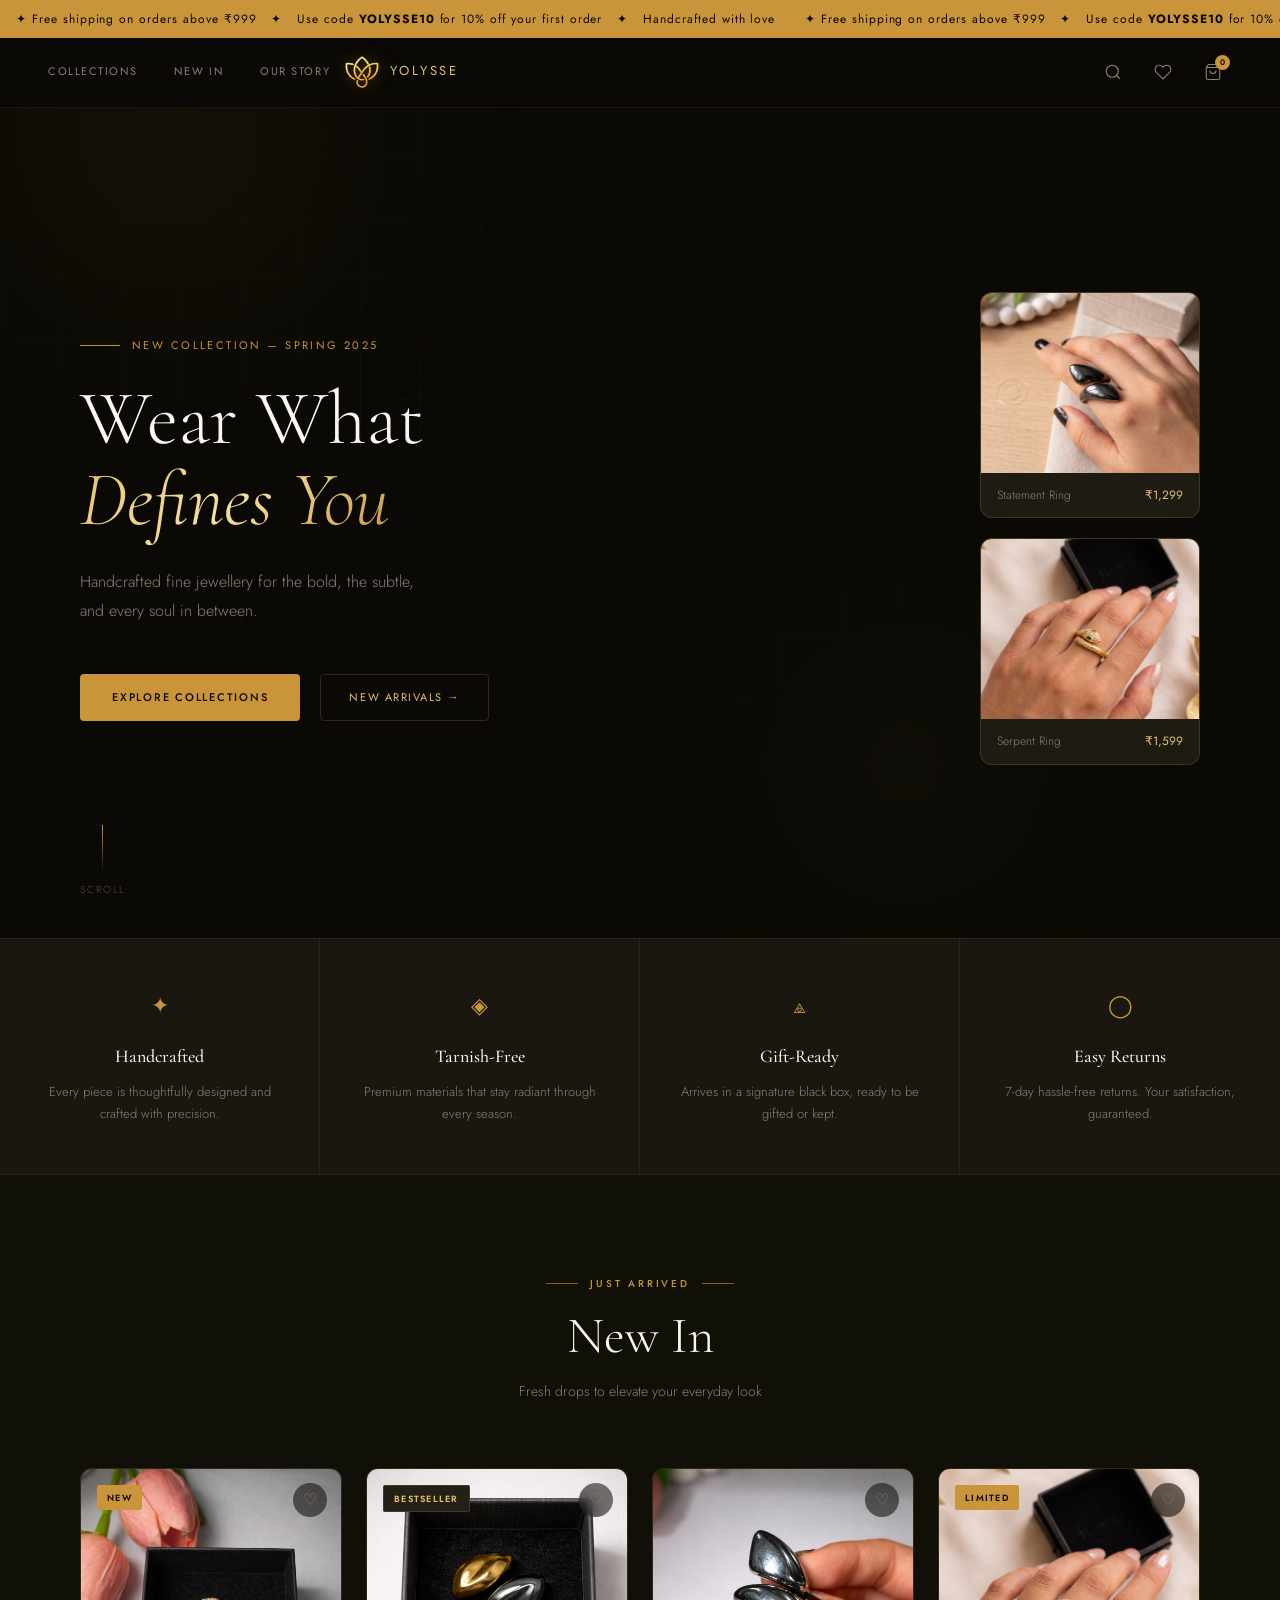
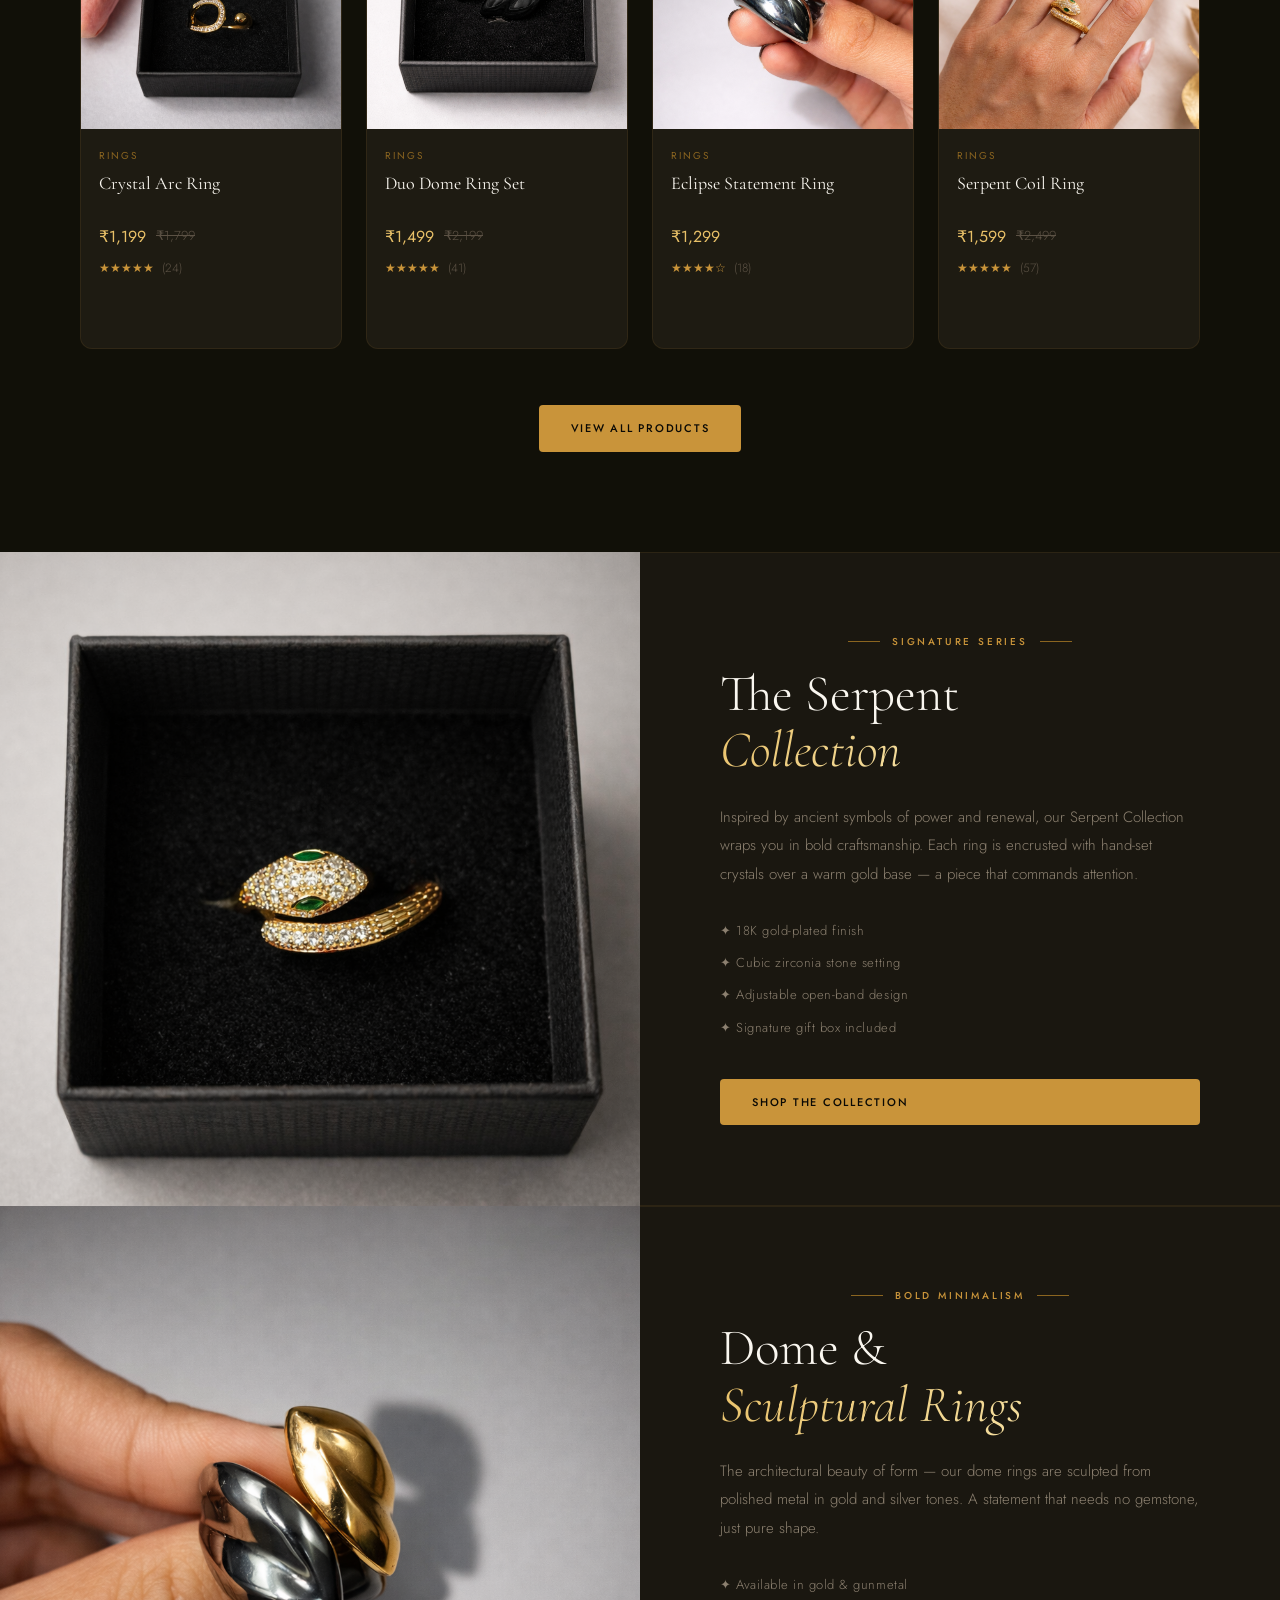
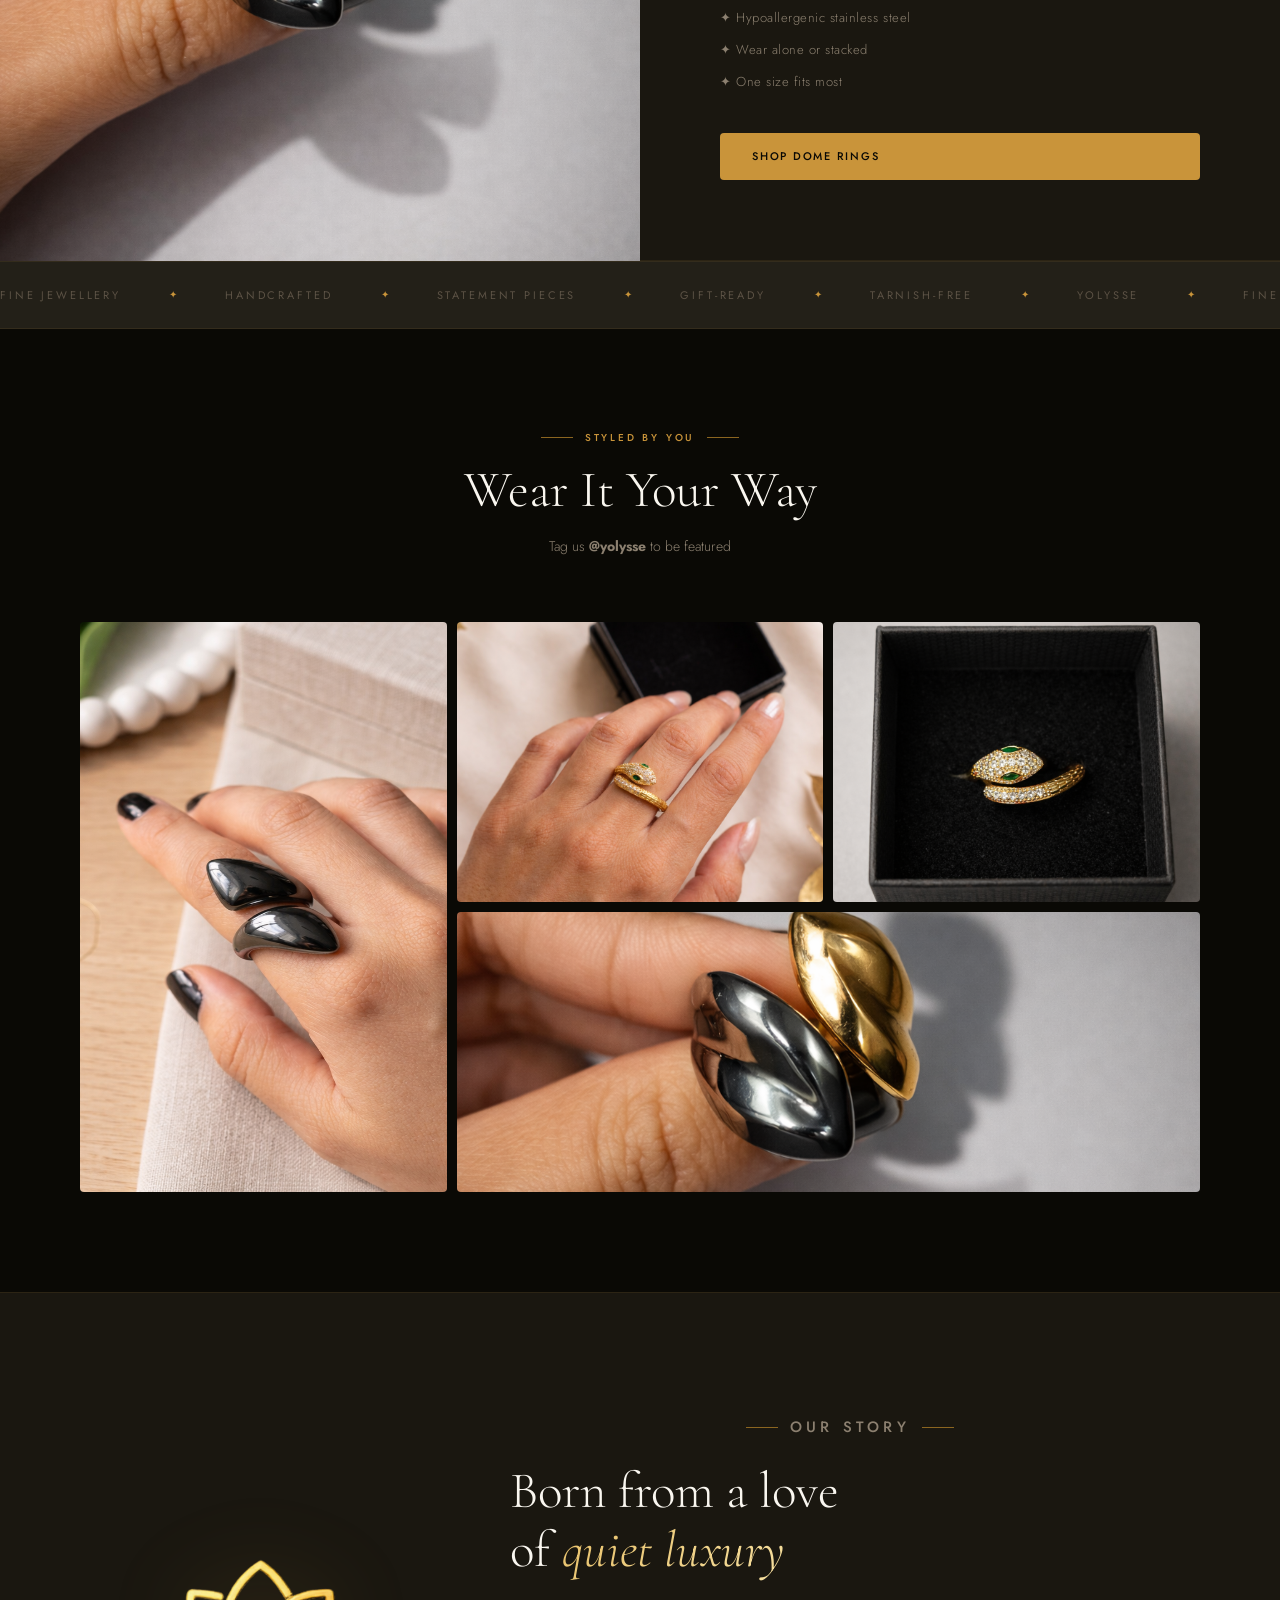
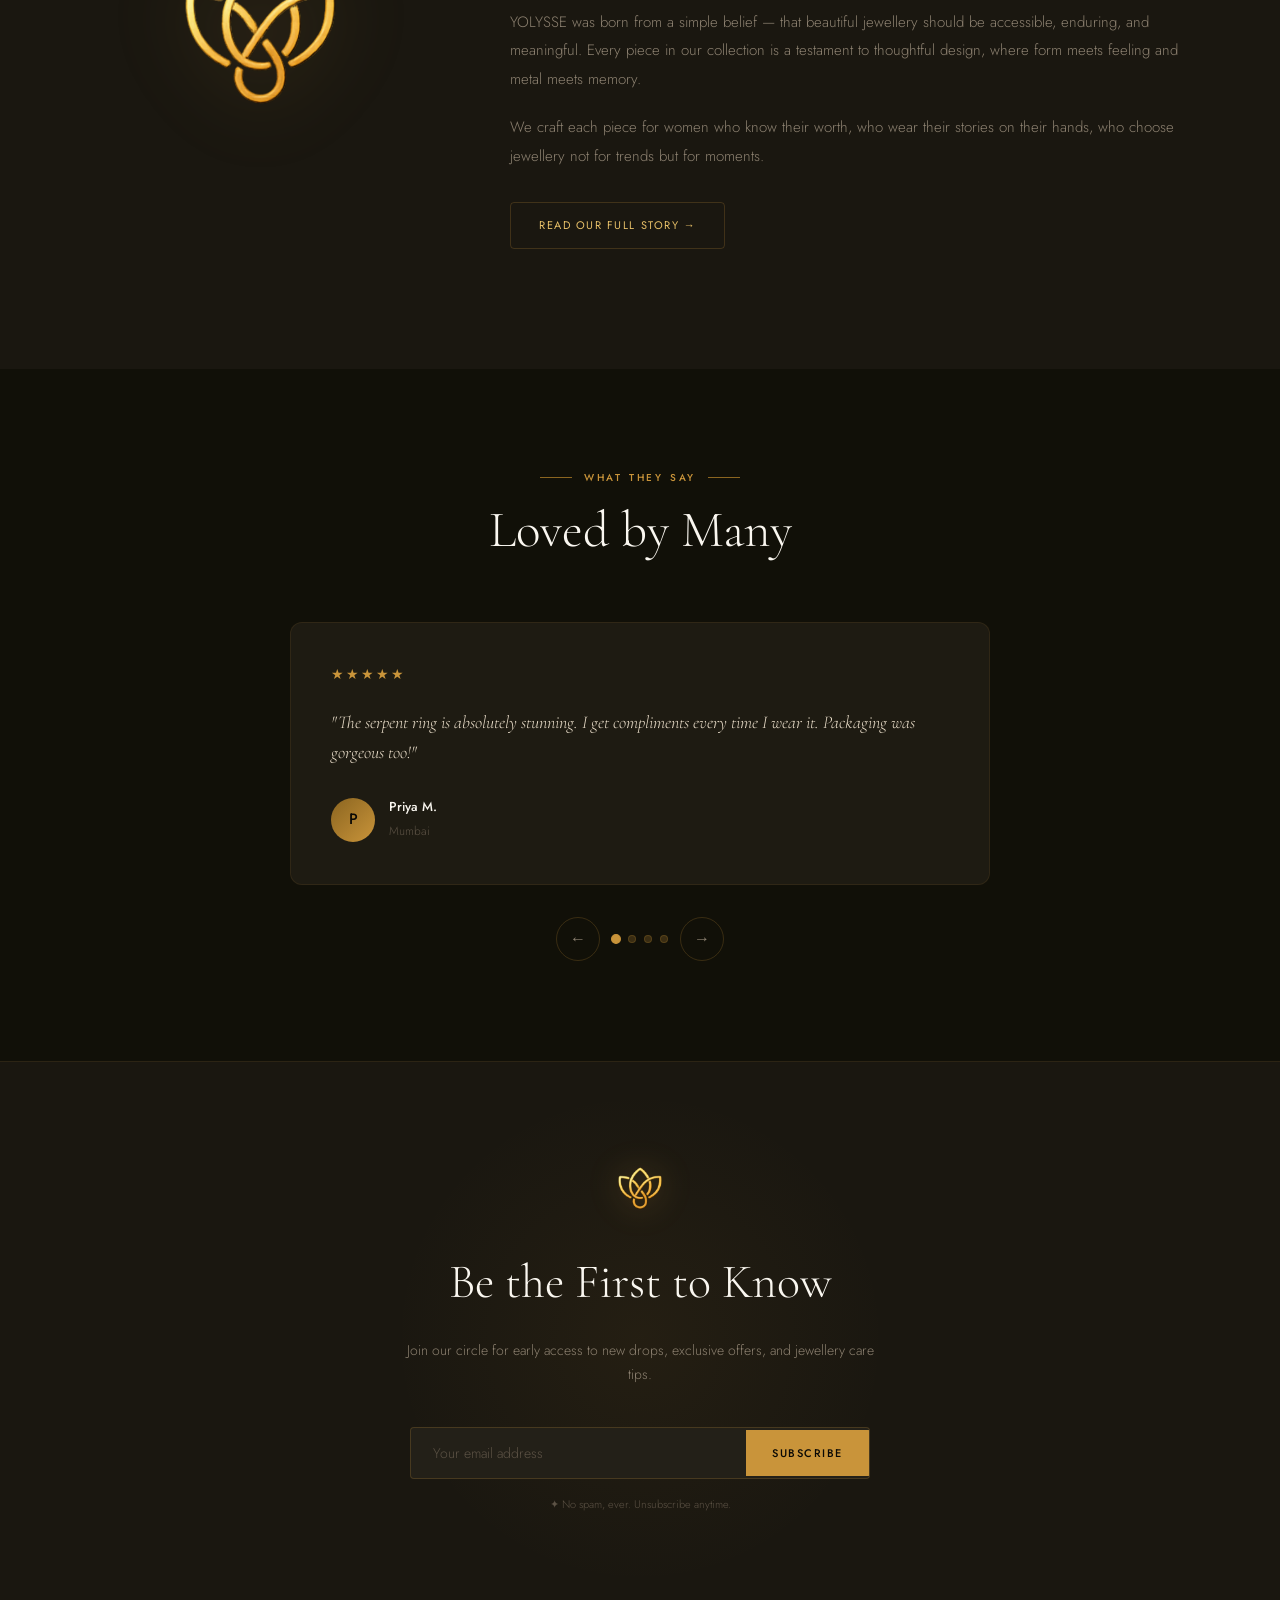
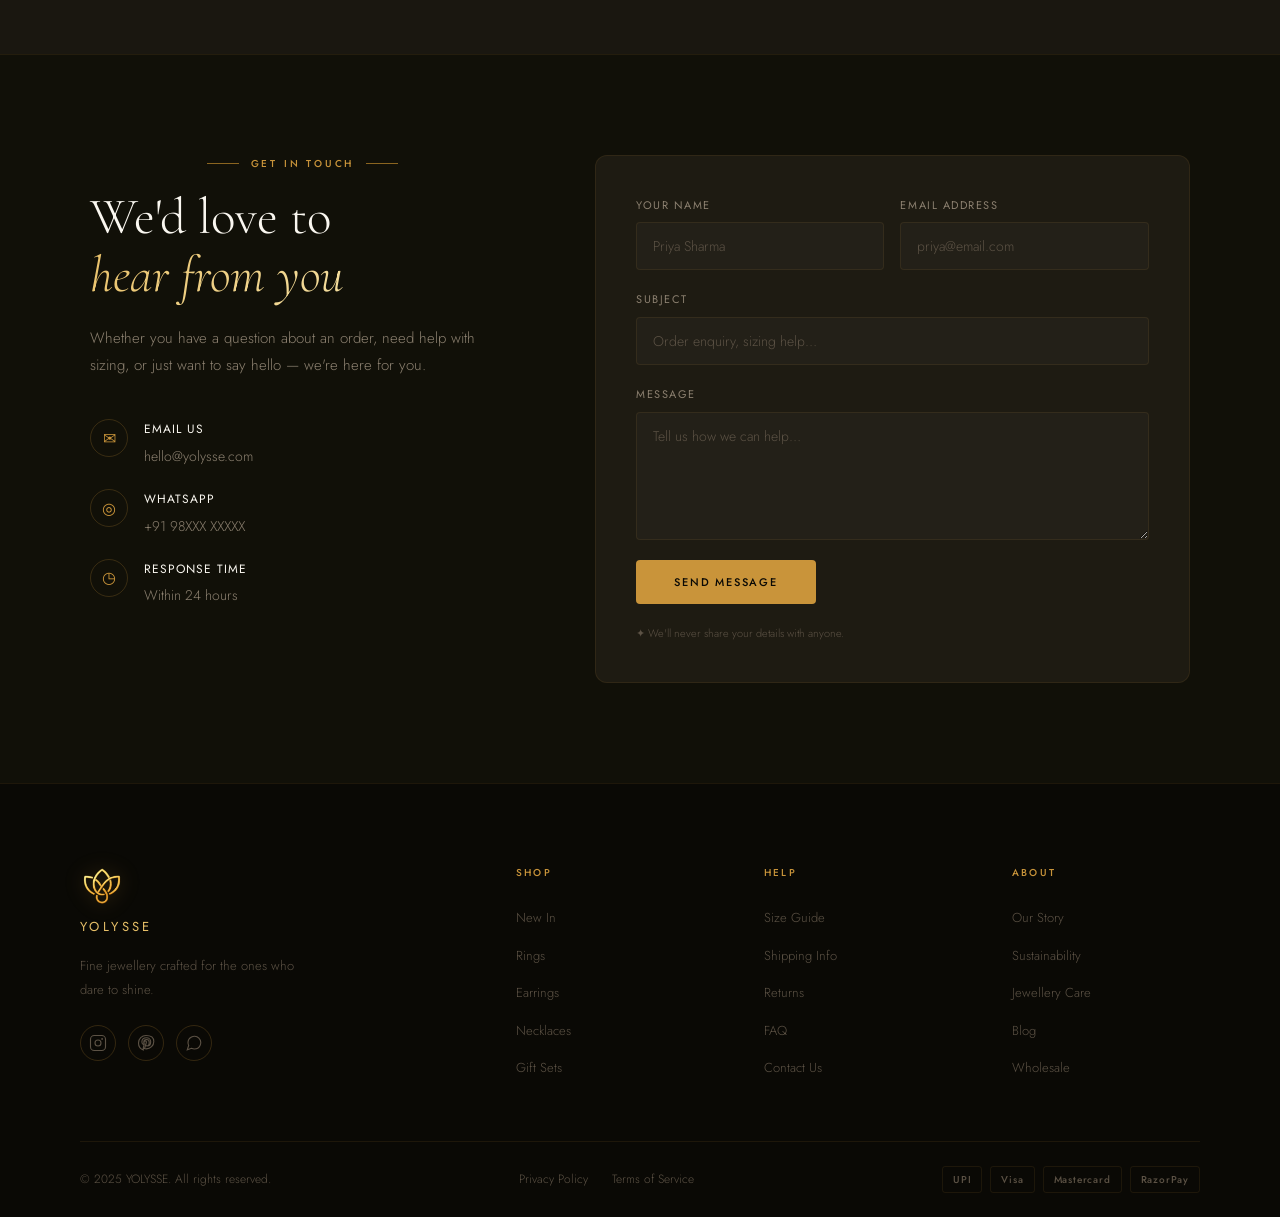
<file: Yolysee/landing.html>
<!DOCTYPE html>
<html lang="en" data-theme="dark">
<head>
  <meta charset="UTF-8" />
  <meta name="viewport" content="width=device-width, initial-scale=1.0" />
  <title>YOLYSSE — Fine Jewellery</title>
  <link rel="preconnect" href="https://fonts.googleapis.com" />
  <link rel="preconnect" href="https://fonts.gstatic.com" crossorigin />
  <link href="https://fonts.googleapis.com/css2?family=Cormorant+Garamond:ital,wght@0,300;0,400;0,500;0,600;1,300;1,400&family=Jost:wght@200;300;400;500&display=swap" rel="stylesheet" />
  <link rel="stylesheet" href="style.css" />
</head>
<body>

  <!-- ══════════════════ ANNOUNCEMENT BAR ══════════════════ -->
  <div class="announcement-bar">
    <span>✦ Free shipping on orders above ₹999 &nbsp;&nbsp;✦&nbsp;&nbsp; Use code <strong>YOLYSSE10</strong> for 10% off your first order &nbsp;&nbsp;✦&nbsp;&nbsp; Handcrafted with love</span>
  </div>

  <!-- ══════════════════ NAVBAR ══════════════════ -->
  <header class="navbar" id="navbar">
    <div class="nav-left">
      <nav class="nav-links">
        <a href="#collections">Collections</a>
        <a href="#new">New In</a>
        <a href="#about">Our Story</a>
      </nav>
    </div>
    <div class="nav-logo">
      <a href="#">
        <img src="assets/images/5507.png" alt="YOLYSSE" class="logo-img" />
        <span class="logo-text">YOLYSSE</span>
      </a>
    </div>
    <div class="nav-right">
      <button class="nav-icon search-toggle-btn" id="searchToggleBtn" aria-label="Search">
        <svg width="18" height="18" viewBox="0 0 24 24" fill="none" stroke="currentColor" stroke-width="1.5"><circle cx="11" cy="11" r="8"/><path d="m21 21-4.35-4.35"/></svg>
      </button>
      <button class="nav-icon" aria-label="Wishlist">
        <svg width="18" height="18" viewBox="0 0 24 24" fill="none" stroke="currentColor" stroke-width="1.5"><path d="M20.84 4.61a5.5 5.5 0 0 0-7.78 0L12 5.67l-1.06-1.06a5.5 5.5 0 0 0-7.78 7.78l1.06 1.06L12 21.23l7.78-7.78 1.06-1.06a5.5 5.5 0 0 0 0-7.78z"/></svg>
      </button>
      <button class="nav-icon cart-icon" id="cartIconBtn" aria-label="Cart">
        <svg width="18" height="18" viewBox="0 0 24 24" fill="none" stroke="currentColor" stroke-width="1.5"><path d="M6 2 3 6v14a2 2 0 0 0 2 2h14a2 2 0 0 0 2-2V6l-3-4z"/><line x1="3" y1="6" x2="21" y2="6"/><path d="M16 10a4 4 0 0 1-8 0"/></svg>
        <span class="cart-count">0</span>
      </button>
      <button class="hamburger" id="hamburger" aria-label="Menu">
        <span></span><span></span><span></span>
      </button>
    </div>
  </header>

  <!-- ══════════════════ SEARCH BAR (below navbar) ══════════════════ -->
  <div class="search-bar-wrap" id="searchBarWrap">
    <div class="search-bar-inner">
      <svg width="16" height="16" viewBox="0 0 24 24" fill="none" stroke="currentColor" stroke-width="1.5"><circle cx="11" cy="11" r="8"/><path d="m21 21-4.35-4.35"/></svg>
      <input type="text" class="search-input" id="searchInput" placeholder="Search rings, necklaces, earrings…" autocomplete="off" />
      <button class="search-close-btn" id="searchCloseBtn" aria-label="Close search">✕</button>
    </div>
  </div>
  <div class="search-backdrop" id="searchBackdrop"></div>

  <!-- ══════════════════ MOBILE MENU ══════════════════ -->
  <div class="mobile-menu" id="mobileMenu">
    <button class="close-menu" id="closeMenu">✕</button>
    <img src="assets/images/5507.png" alt="YOLYSSE" class="mobile-logo" />
    <nav>
      <a href="#collections">Collections</a>
      <a href="#new">New In</a>
      <a href="#about">Our Story</a>
      <a href="#contact">Contact</a>
    </nav>

    <!-- Dark/Light Mode Switch in Sidebar -->
    <div class="sidebar-theme-switch">
      <span class="sidebar-theme-label">
        <span class="theme-sun-icon">☀</span> Light Mode
      </span>
      <label class="toggle-switch" aria-label="Toggle theme">
        <input type="checkbox" id="sidebarThemeToggle" />
        <span class="toggle-track">
          <span class="toggle-thumb"></span>
        </span>
      </label>
      <span class="sidebar-theme-label">
        <span class="theme-moon-icon">☾</span> Dark Mode
      </span>
    </div>
  </div>
  <div class="menu-overlay" id="menuOverlay"></div>

  <!-- ══════════════════ CART OVERLAY ══════════════════ -->
  <div class="cart-overlay-backdrop" id="cartBackdrop"></div>
  <div class="cart-overlay" id="cartOverlay">
    <div class="cart-overlay-header">
      <h3>Your Cart <span class="cart-overlay-count" id="cartOverlayCount">(0 items)</span></h3>
      <button class="cart-overlay-close" id="cartOverlayClose">✕</button>
    </div>
    <div class="cart-items-list" id="cartItemsList">
      <div class="cart-empty-state" id="cartEmptyState">
        <div class="cart-empty-icon">◈</div>
        <p>Your cart is empty</p>
        <span>Add something beautiful</span>
      </div>
    </div>
    <div class="cart-overlay-footer" id="cartFooter">
      <div class="cart-total-row">
        <span>Total</span>
        <span class="cart-total-price" id="cartTotalPrice">₹0</span>
      </div>
      <button class="btn-primary cart-checkout-btn">Proceed to Checkout</button>
      <p class="cart-secure-note">✦ Secure checkout · Free shipping above ₹999</p>
    </div>
  </div>

  <!-- ══════════════════ HERO ══════════════════ -->
  <section class="hero" id="hero">
    <div class="hero-bg-grid"></div>
    <div class="hero-orb hero-orb-1"></div>
    <div class="hero-orb hero-orb-2"></div>

    <div class="hero-content">
      <p class="hero-eyebrow reveal">New Collection — Spring 2025</p>
      <h1 class="hero-title reveal">
        Wear What<br /><em>Defines You</em>
      </h1>
      <p class="hero-sub reveal">
        Handcrafted fine jewellery for the bold, the subtle,<br />and every soul in between.
      </p>
      <div class="hero-actions reveal">
        <a href="#collections" class="btn-primary">Explore Collections</a>
        <a href="#new" class="btn-ghost">New Arrivals →</a>
      </div>
    </div>

    <div class="hero-float-cards">
      <div class="float-card float-card-1 reveal-right">
        <img src="assets/images/file_000000007e7071faaae2e576e9c3d72e.png" alt="Statement Ring" />
        <div class="float-card-label">
          <span>Statement Ring</span>
          <span class="float-price">₹1,299</span>
        </div>
      </div>
      <div class="float-card float-card-2 reveal-right" style="animation-delay:0.2s">
        <img src="assets/images/file_00000000c1f471fa9109289d8c7e68ed.png" alt="Serpent Ring" />
        <div class="float-card-label">
          <span>Serpent Ring</span>
          <span class="float-price">₹1,599</span>
        </div>
      </div>
    </div>

    <div class="hero-scroll-hint">
      <div class="scroll-line"></div>
      <span>Scroll</span>
    </div>
  </section>

  <!-- ══════════════════ BRAND PILLARS ══════════════════ -->
  <section class="pillars">
    <div class="pillar">
      <div class="pillar-icon">✦</div>
      <h3>Handcrafted</h3>
      <p>Every piece is thoughtfully designed and crafted with precision.</p>
    </div>
    <div class="pillar">
      <div class="pillar-icon">◈</div>
      <h3>Tarnish-Free</h3>
      <p>Premium materials that stay radiant through every season.</p>
    </div>
    <div class="pillar">
      <div class="pillar-icon">⟁</div>
      <h3>Gift-Ready</h3>
      <p>Arrives in a signature black box, ready to be gifted or kept.</p>
    </div>
    <div class="pillar">
      <div class="pillar-icon">◯</div>
      <h3>Easy Returns</h3>
      <p>7-day hassle-free returns. Your satisfaction, guaranteed.</p>
    </div>
  </section>

  <!-- ══════════════════ FEATURED / NEW IN ══════════════════ -->
  <section class="products-section" id="new">
    <div class="section-header">
      <p class="section-eyebrow">Just Arrived</p>
      <h2 class="section-title">New In</h2>
      <p class="section-sub">Fresh drops to elevate your everyday look</p>
    </div>

    <div class="products-grid">

      <!-- Product 1 -->
      <div class="product-card">
        <div class="product-img-wrap">
          <img src="assets/images/file_00000000335071fa888529d1e14fc44c.png" alt="Crystal Arc Ring" class="product-img" />
          <div class="product-badge">New</div>
          <button class="wishlist-btn" aria-label="Wishlist">♡</button>
        </div>
        <div class="product-info">
          <p class="product-category">Rings</p>
          <h3 class="product-name">Crystal Arc Ring</h3>
          <div class="product-price-row">
            <span class="product-price">₹1,199</span>
            <span class="product-og-price">₹1,799</span>
          </div>
          <div class="product-stars">★★★★★ <span>(24)</span></div>
          <button class="product-add-btn" onclick="addToCart(this)" data-name="Crystal Arc Ring" data-price="1199">
            <svg width="14" height="14" viewBox="0 0 24 24" fill="none" stroke="currentColor" stroke-width="2"><path d="M6 2 3 6v14a2 2 0 0 0 2 2h14a2 2 0 0 0 2-2V6l-3-4z"/><line x1="3" y1="6" x2="21" y2="6"/><path d="M16 10a4 4 0 0 1-8 0"/></svg>
            Add to Cart
          </button>
        </div>
      </div>

      <!-- Product 2 -->
      <div class="product-card">
        <div class="product-img-wrap">
          <img src="assets/images/file_0000000038cc71fa9a79e31f586d115d.png" alt="Duo Dome Ring Set" class="product-img" />
          <div class="product-badge new-badge">Bestseller</div>
          <button class="wishlist-btn" aria-label="Wishlist">♡</button>
        </div>
        <div class="product-info">
          <p class="product-category">Rings</p>
          <h3 class="product-name">Duo Dome Ring Set</h3>
          <div class="product-price-row">
            <span class="product-price">₹1,499</span>
            <span class="product-og-price">₹2,199</span>
          </div>
          <div class="product-stars">★★★★★ <span>(41)</span></div>
          <button class="product-add-btn" onclick="addToCart(this)" data-name="Duo Dome Ring Set" data-price="1499">
            <svg width="14" height="14" viewBox="0 0 24 24" fill="none" stroke="currentColor" stroke-width="2"><path d="M6 2 3 6v14a2 2 0 0 0 2 2h14a2 2 0 0 0 2-2V6l-3-4z"/><line x1="3" y1="6" x2="21" y2="6"/><path d="M16 10a4 4 0 0 1-8 0"/></svg>
            Add to Cart
          </button>
        </div>
      </div>

      <!-- Product 3 -->
      <div class="product-card">
        <div class="product-img-wrap">
          <img src="assets/images/file_000000009e5471fab9bd68ce84aa7029.png" alt="Eclipse Statement Ring" class="product-img" />
          <button class="wishlist-btn" aria-label="Wishlist">♡</button>
        </div>
        <div class="product-info">
          <p class="product-category">Rings</p>
          <h3 class="product-name">Eclipse Statement Ring</h3>
          <div class="product-price-row">
            <span class="product-price">₹1,299</span>
          </div>
          <div class="product-stars">★★★★☆ <span>(18)</span></div>
          <button class="product-add-btn" onclick="addToCart(this)" data-name="Eclipse Statement Ring" data-price="1299">
            <svg width="14" height="14" viewBox="0 0 24 24" fill="none" stroke="currentColor" stroke-width="2"><path d="M6 2 3 6v14a2 2 0 0 0 2 2h14a2 2 0 0 0 2-2V6l-3-4z"/><line x1="3" y1="6" x2="21" y2="6"/><path d="M16 10a4 4 0 0 1-8 0"/></svg>
            Add to Cart
          </button>
        </div>
      </div>

      <!-- Product 4 -->
      <div class="product-card">
        <div class="product-img-wrap">
          <img src="assets/images/file_00000000c1f471fa9109289d8c7e68ed.png" alt="Serpent Coil Ring" class="product-img" />
          <div class="product-badge">Limited</div>
          <button class="wishlist-btn" aria-label="Wishlist">♡</button>
        </div>
        <div class="product-info">
          <p class="product-category">Rings</p>
          <h3 class="product-name">Serpent Coil Ring</h3>
          <div class="product-price-row">
            <span class="product-price">₹1,599</span>
            <span class="product-og-price">₹2,499</span>
          </div>
          <div class="product-stars">★★★★★ <span>(57)</span></div>
          <button class="product-add-btn" onclick="addToCart(this)" data-name="Serpent Coil Ring" data-price="1599">
            <svg width="14" height="14" viewBox="0 0 24 24" fill="none" stroke="currentColor" stroke-width="2"><path d="M6 2 3 6v14a2 2 0 0 0 2 2h14a2 2 0 0 0 2-2V6l-3-4z"/><line x1="3" y1="6" x2="21" y2="6"/><path d="M16 10a4 4 0 0 1-8 0"/></svg>
            Add to Cart
          </button>
        </div>
      </div>

    </div>

    <div class="section-cta">
      <a href="#collections" class="btn-primary">View All Products</a>
    </div>
  </section>

  <!-- ══════════════════ SPLIT FEATURE BANNER ══════════════════ -->
  <section class="feature-split" id="collections">
    <div class="feature-split-img">
      <img src="assets/images/file_0000000027ec71fa8fae2a2b4b136fa5.png" alt="Serpent Ring on hand" />
    </div>
    <div class="feature-split-content">
      <p class="section-eyebrow">Signature Series</p>
      <h2 class="feature-title">The Serpent<br /><em>Collection</em></h2>
      <p class="feature-desc">
        Inspired by ancient symbols of power and renewal, our Serpent Collection wraps you in bold craftsmanship. Each ring is encrusted with hand-set crystals over a warm gold base — a piece that commands attention.
      </p>
      <ul class="feature-list">
        <li>✦ 18K gold-plated finish</li>
        <li>✦ Cubic zirconia stone setting</li>
        <li>✦ Adjustable open-band design</li>
        <li>✦ Signature gift box included</li>
      </ul>
      <a href="#" class="btn-primary">Shop the Collection</a>
    </div>
  </section>

  <!-- ══════════════════ SECOND FEATURE (reversed) ══════════════════ -->
  <section class="feature-split feature-split-rev">
    <div class="feature-split-content">
      <p class="section-eyebrow">Bold Minimalism</p>
      <h2 class="feature-title">Dome &<br /><em>Sculptural Rings</em></h2>
      <p class="feature-desc">
        The architectural beauty of form — our dome rings are sculpted from polished metal in gold and silver tones. A statement that needs no gemstone, just pure shape.
      </p>
      <ul class="feature-list">
        <li>✦ Available in gold & gunmetal</li>
        <li>✦ Hypoallergenic stainless steel</li>
        <li>✦ Wear alone or stacked</li>
        <li>✦ One size fits most</li>
      </ul>
      <a href="#" class="btn-primary">Shop Dome Rings</a>
    </div>
    <div class="feature-split-img">
      <img src="assets/images/file_0000000003bc71fa95d7ec3c0de6ab3c.png" alt="Dome rings in box" />
    </div>
  </section>

  <!-- ══════════════════ LIFESTYLE MARQUEE ══════════════════ -->
  <section class="marquee-section">
    <div class="marquee-track">
      <span>FINE JEWELLERY</span>
      <span class="dot">✦</span>
      <span>HANDCRAFTED</span>
      <span class="dot">✦</span>
      <span>STATEMENT PIECES</span>
      <span class="dot">✦</span>
      <span>GIFT-READY</span>
      <span class="dot">✦</span>
      <span>TARNISH-FREE</span>
      <span class="dot">✦</span>
      <span>YOLYSSE</span>
      <span class="dot">✦</span>
      <span>FINE JEWELLERY</span>
      <span class="dot">✦</span>
      <span>HANDCRAFTED</span>
      <span class="dot">✦</span>
      <span>STATEMENT PIECES</span>
      <span class="dot">✦</span>
      <span>GIFT-READY</span>
      <span class="dot">✦</span>
      <span>TARNISH-FREE</span>
      <span class="dot">✦</span>
      <span>YOLYSSE</span>
      <span class="dot">✦</span>
    </div>
  </section>

  <!-- ══════════════════ INSTAGRAM GRID / LIFESTYLE ══════════════════ -->
  <section class="lifestyle-section">
    <div class="section-header">
      <p class="section-eyebrow">Styled By You</p>
      <h2 class="section-title">Wear It Your Way</h2>
      <p class="section-sub">Tag us <strong>@yolysse</strong> to be featured</p>
    </div>
    <div class="lifestyle-grid">
      <div class="lifestyle-img tall">
        <img src="assets/images/file_000000007e7071faaae2e576e9c3d72e.png" alt="Lifestyle" />
        <div class="lifestyle-hover">
          <a href="#" class="shop-look-btn">♡ Shop this look</a>
        </div>
      </div>
      <div class="lifestyle-img">
        <img src="assets/images/file_00000000c1f471fa9109289d8c7e68ed.png" alt="Lifestyle" />
        <div class="lifestyle-hover">
          <a href="#" class="shop-look-btn">♡ Shop this look</a>
        </div>
      </div>
      <div class="lifestyle-img">
        <img src="assets/images/file_0000000027ec71fa8fae2a2b4b136fa5.png" alt="Lifestyle" />
        <div class="lifestyle-hover">
          <a href="#" class="shop-look-btn">♡ Shop this look</a>
        </div>
      </div>
      <div class="lifestyle-img wide">
        <img src="assets/images/file_0000000003bc71fa95d7ec3c0de6ab3c.png" alt="Lifestyle" />
        <div class="lifestyle-hover">
          <a href="#" class="shop-look-btn">♡ Shop this look</a>
        </div>
      </div>
    </div>
  </section>

  <!-- ══════════════════ ABOUT / BRAND STORY ══════════════════ -->
  <section class="about-section" id="about">
    <div class="about-inner">
      <div class="about-logo-wrap">
        <img src="assets/images/5507.png" alt="YOLYSSE" />
      </div>
      <div class="about-text">
        <p class="section-eyebrow">Our Story</p>
        <h2 class="about-title">Born from a love<br />of <em>quiet luxury</em></h2>
        <p>YOLYSSE was born from a simple belief — that beautiful jewellery should be accessible, enduring, and meaningful. Every piece in our collection is a testament to thoughtful design, where form meets feeling and metal meets memory.</p>
        <p>We craft each piece for women who know their worth, who wear their stories on their hands, who choose jewellery not for trends but for moments.</p>
        <a href="#" class="btn-ghost">Read Our Full Story →</a>
      </div>
    </div>
  </section>

  <!-- ══════════════════ TESTIMONIALS ══════════════════ -->
  <section class="testimonials-section">
    <div class="section-header">
      <p class="section-eyebrow">What They Say</p>
      <h2 class="section-title">Loved by Many</h2>
    </div>

    <!-- Testimonials Slider -->
    <div class="testimonials-slider-wrap">
      <div class="testimonials-slider" id="testimonialsSlider">
        <div class="testimonial-slide active">
          <div class="testimonial-card">
            <div class="stars">★★★★★</div>
            <p>"The serpent ring is absolutely stunning. I get compliments every time I wear it. Packaging was gorgeous too!"</p>
            <div class="reviewer">
              <div class="reviewer-avatar">P</div>
              <div>
                <strong>Priya M.</strong>
                <span>Mumbai</span>
              </div>
            </div>
          </div>
        </div>
        <div class="testimonial-slide">
          <div class="testimonial-card">
            <div class="stars">★★★★★</div>
            <p>"Ordered the duo dome ring set as a gift. My friend absolutely loved it. Quality is way better than the price suggests."</p>
            <div class="reviewer">
              <div class="reviewer-avatar">A</div>
              <div>
                <strong>Anika S.</strong>
                <span>Delhi</span>
              </div>
            </div>
          </div>
        </div>
        <div class="testimonial-slide">
          <div class="testimonial-card">
            <div class="stars">★★★★★</div>
            <p>"The crystal arc ring is so elegant. Wore it to a wedding and everyone asked where I got it from. 10/10 would recommend!"</p>
            <div class="reviewer">
              <div class="reviewer-avatar">R</div>
              <div>
                <strong>Ritu K.</strong>
                <span>Bangalore</span>
              </div>
            </div>
          </div>
        </div>
        <div class="testimonial-slide">
          <div class="testimonial-card">
            <div class="stars">★★★★☆</div>
            <p>"Beautiful jewellery and super fast delivery. The box is so pretty I didn't want to open it! Will definitely order again."</p>
            <div class="reviewer">
              <div class="reviewer-avatar">N</div>
              <div>
                <strong>Neha T.</strong>
                <span>Pune</span>
              </div>
            </div>
          </div>
        </div>
      </div>
    </div>
    <div class="testimonial-nav">
      <button id="testimonialPrev" aria-label="Previous">←</button>
      <div class="testimonial-dots" id="testimonialDots">
        <button class="t-dot active" data-index="0"></button>
        <button class="t-dot" data-index="1"></button>
        <button class="t-dot" data-index="2"></button>
        <button class="t-dot" data-index="3"></button>
      </div>
      <button id="testimonialNext" aria-label="Next">→</button>
    </div>
  </section>

  <!-- ══════════════════ NEWSLETTER ══════════════════ -->
  <section class="newsletter-section">
    <div class="newsletter-inner">
      <div class="newsletter-orb"></div>
      <img src="assets/images/5507.png" alt="" class="newsletter-logo" />
      <h2>Be the First to Know</h2>
      <p>Join our circle for early access to new drops, exclusive offers, and jewellery care tips.</p>
      <div class="newsletter-form">
        <input type="email" placeholder="Your email address" id="emailInput" />
        <button onclick="subscribeEmail()">Subscribe</button>
      </div>
      <p class="newsletter-note">✦ No spam, ever. Unsubscribe anytime.</p>
    </div>
  </section>

  <!-- ══════════════════ CONTACT SECTION ══════════════════ -->
  <section class="contact-section" id="contact">
    <div class="contact-inner">
      <div class="contact-info">
        <p class="section-eyebrow">Get in Touch</p>
        <h2 class="contact-title">We'd love to<br /><em>hear from you</em></h2>
        <p class="contact-desc">Whether you have a question about an order, need help with sizing, or just want to say hello — we're here for you.</p>
        <div class="contact-details">
          <div class="contact-detail-item">
            <div class="contact-detail-icon">✉</div>
            <div>
              <strong>Email Us</strong>
              <span>hello@yolysse.com</span>
            </div>
          </div>
          <div class="contact-detail-item">
            <div class="contact-detail-icon">◎</div>
            <div>
              <strong>WhatsApp</strong>
              <span>+91 98XXX XXXXX</span>
            </div>
          </div>
          <div class="contact-detail-item">
            <div class="contact-detail-icon">◷</div>
            <div>
              <strong>Response Time</strong>
              <span>Within 24 hours</span>
            </div>
          </div>
        </div>
      </div>
      <div class="contact-form-wrap">
        <div class="contact-form-success" id="contactSuccess">
          <div class="success-icon">✓</div>
          <h3>Message Sent!</h3>
          <p>We'll get back to you within 24 hours.</p>
        </div>
        <div class="contact-form" id="contactForm">
          <div class="form-row">
            <div class="form-group">
              <label for="contactName">Your Name</label>
              <input type="text" id="contactName" placeholder="Priya Sharma" />
            </div>
            <div class="form-group">
              <label for="contactEmail">Email Address</label>
              <input type="email" id="contactEmail" placeholder="priya@email.com" />
            </div>
          </div>
          <div class="form-group">
            <label for="contactSubject">Subject</label>
            <input type="text" id="contactSubject" placeholder="Order enquiry, sizing help…" />
          </div>
          <div class="form-group">
            <label for="contactMsg">Message</label>
            <textarea id="contactMsg" rows="5" placeholder="Tell us how we can help…"></textarea>
          </div>
          <button class="btn-primary contact-submit-btn" id="contactSubmitBtn" onclick="submitContact()">
            <span id="contactBtnText">Send Message</span>
            <span id="contactBtnLoader" style="display:none">Sending…</span>
          </button>
          <p class="contact-form-note">✦ We'll never share your details with anyone.</p>
        </div>
      </div>
    </div>
  </section>

  <!-- ══════════════════ FOOTER ══════════════════ -->
  <footer class="footer">
    <div class="footer-top">
      <div class="footer-brand">
        <img src="assets/images/5507.png" alt="YOLYSSE" class="footer-logo" />
        <span>YOLYSSE</span>
        <p>Fine jewellery crafted for the ones who dare to shine.</p>
        <div class="footer-socials">
          <a href="#" aria-label="Instagram">
            <svg width="18" height="18" viewBox="0 0 24 24" fill="none" stroke="currentColor" stroke-width="1.5"><rect x="2" y="2" width="20" height="20" rx="5"/><circle cx="12" cy="12" r="4"/><circle cx="17.5" cy="6.5" r="0.5" fill="currentColor"/></svg>
          </a>
          <a href="#" aria-label="Pinterest">
            <svg width="18" height="18" viewBox="0 0 24 24" fill="none" stroke="currentColor" stroke-width="1.5"><path d="M12 2C6.48 2 2 6.48 2 12c0 4.24 2.65 7.86 6.39 9.29-.09-.78-.17-1.98.04-2.83.18-.76 1.22-5.17 1.22-5.17s-.31-.62-.31-1.55c0-1.45.84-2.54 1.88-2.54.89 0 1.32.67 1.32 1.47 0 .89-.57 2.24-.87 3.48-.25 1.04.52 1.88 1.53 1.88 1.84 0 3.08-2.34 3.08-5.11 0-2.11-1.43-3.59-3.48-3.59-2.37 0-3.76 1.78-3.76 3.61 0 .71.27 1.48.62 1.9.07.08.08.15.06.23-.06.26-.2.84-.23.95-.04.15-.13.18-.3.11C7.1 13.54 6.5 11.87 6.5 10.5c0-2.9 2.11-5.57 6.08-5.57 3.2 0 5.68 2.28 5.68 5.31 0 3.17-2 5.72-4.77 5.72-.93 0-1.81-.48-2.11-1.06l-.57 2.14c-.21.79-.77 1.79-1.14 2.39.86.27 1.77.41 2.71.41 5.52 0 10-4.48 10-10S17.52 2 12 2z"/></svg>
          </a>
          <a href="#" aria-label="WhatsApp">
            <svg width="18" height="18" viewBox="0 0 24 24" fill="none" stroke="currentColor" stroke-width="1.5"><path d="M21 11.5a8.38 8.38 0 0 1-.9 3.8 8.5 8.5 0 0 1-7.6 4.7 8.38 8.38 0 0 1-3.8-.9L3 21l1.9-5.7a8.38 8.38 0 0 1-.9-3.8 8.5 8.5 0 0 1 4.7-7.6 8.38 8.38 0 0 1 3.8-.9h.5a8.48 8.48 0 0 1 8 8v.5z"/></svg>
          </a>
        </div>
      </div>
      <div class="footer-col">
        <h4>Shop</h4>
        <ul>
          <li><a href="#">New In</a></li>
          <li><a href="#">Rings</a></li>
          <li><a href="#">Earrings</a></li>
          <li><a href="#">Necklaces</a></li>
          <li><a href="#">Gift Sets</a></li>
        </ul>
      </div>
      <div class="footer-col">
        <h4>Help</h4>
        <ul>
          <li><a href="#">Size Guide</a></li>
          <li><a href="#">Shipping Info</a></li>
          <li><a href="#">Returns</a></li>
          <li><a href="#">FAQ</a></li>
          <li><a href="#contact">Contact Us</a></li>
        </ul>
      </div>
      <div class="footer-col">
        <h4>About</h4>
        <ul>
          <li><a href="#">Our Story</a></li>
          <li><a href="#">Sustainability</a></li>
          <li><a href="#">Jewellery Care</a></li>
          <li><a href="#">Blog</a></li>
          <li><a href="#">Wholesale</a></li>
        </ul>
      </div>
    </div>
    <div class="footer-bottom">
      <p>© 2025 YOLYSSE. All rights reserved.</p>
      <div class="footer-legal">
        <a href="#">Privacy Policy</a>
        <a href="#">Terms of Service</a>
      </div>
      <div class="footer-payments">
        <span>UPI</span>
        <span>Visa</span>
        <span>Mastercard</span>
        <span>RazorPay</span>
      </div>
    </div>
  </footer>

  <!-- ══════════════════ CART TOAST ══════════════════ -->
  <div class="cart-toast" id="cartToast">
    <span class="toast-icon">✓</span>
    <span id="toastMsg">Added to cart!</span>
  </div>

  <!-- ══════════════════ BACK TO TOP ══════════════════ -->
  <button class="back-to-top" id="backToTop" onclick="window.scrollTo({top:0,behavior:'smooth'})">↑</button>

  <script src="script.js"></script>
</body>
</html>
</file>
<file: Yolysee/style.css>
/* ══════════════════════════════════════════════
   YOLYSSE — Fine Jewellery
   style.css  v2.0
   Full Light + Dark Mode · All Fixes Applied
══════════════════════════════════════════════ */

/* ─── DARK MODE (DEFAULT) ─── */
:root,
html[data-theme="dark"] {
  --gold: #C9943A;
  --gold-light: #E8C068;
  --gold-pale: #F5DFA0;
  --gold-dark: #8B6520;

  --bg: #0A0905;
  --black: #0A0905;
  --dark: #111008;
  --dark-2: #1A1710;
  --dark-3: #232018;
  --dark-card: #1E1B12;

  --border: rgba(201, 148, 58, 0.22);
  --border-light: rgba(201, 148, 58, 0.10);

  --text: #E8DCC8;
  --text-muted: #8C8070;
  --text-dim: #5C5245;
  --white: #FAF7F0;

  --navbar-bg: rgba(10, 9, 5, 0.82);
  --navbar-scrolled: rgba(10, 9, 5, 0.97);
  --search-bg: rgba(26, 23, 16, 0.98);
  --search-border: rgba(201, 148, 58, 0.25);

  --radius: 4px;
  --radius-lg: 12px;
  --radius-xl: 20px;
  --transition: 0.4s cubic-bezier(0.25, 0.46, 0.45, 0.94);
  --font-display: 'Cormorant Garamond', Georgia, serif;
  --font-body: 'Jost', sans-serif;
  color-scheme: dark;
}

/* ─── LIGHT MODE ─── */
html[data-theme="light"] {
  --bg: #FAF6EE;
  --black: #FAF6EE;
  --dark: #F5F0E8;
  --dark-2: #EDE7D8;
  --dark-3: #E3DBCA;
  --dark-card: #FFFFFF;

  --border: rgba(150, 110, 40, 0.22);
  --border-light: rgba(150, 110, 40, 0.12);

  --text: #2A220E;
  --text-muted: #6B5A3E;
  --text-dim: #9B8A6E;
  --white: #1A1208;

  --navbar-bg: rgba(250, 246, 238, 0.88);
  --navbar-scrolled: rgba(250, 246, 238, 0.98);
  --search-bg: rgba(237, 231, 216, 0.98);
  --search-border: rgba(150, 110, 40, 0.25);

  color-scheme: light;
}

/* ─── RESET ─── */
*, *::before, *::after {
  box-sizing: border-box;
  margin: 0;
  padding: 0;
  -webkit-tap-highlight-color: transparent;
}
html {
  scroll-behavior: smooth;
  overflow-x: hidden;
}
body {
  background: var(--bg);
  color: var(--text);
  font-family: var(--font-body);
  font-weight: 300;
  font-size: 15px;
  line-height: 1.7;
  overflow-x: hidden;
  -webkit-font-smoothing: antialiased;
  transition: background-color 0.35s ease, color 0.35s ease;
}
img { display: block; width: 100%; height: 100%; object-fit: cover; }
a { text-decoration: none; color: inherit; }
button { border: none; background: none; cursor: pointer; font-family: inherit; }
ul { list-style: none; }

/* ─── SCROLLBAR ─── */
::-webkit-scrollbar { width: 4px; }
::-webkit-scrollbar-track { background: var(--dark); }
::-webkit-scrollbar-thumb { background: var(--gold-dark); border-radius: 2px; }

/* ─── ANNOUNCEMENT BAR ─── */
.announcement-bar {
  background: var(--gold);
  color: #0A0905;
  text-align: center;
  font-size: 12px;
  font-weight: 400;
  letter-spacing: 0.08em;
  padding: 9px 16px;
  white-space: nowrap;
  overflow: hidden;
  position: relative;
  z-index: 1001;
}
.announcement-bar span {
  display: inline-block;
  animation: marquee-slow 30s linear infinite;
}
@keyframes marquee-slow {
  from { transform: translateX(0); }
  to { transform: translateX(-50%); }
}

/* ─── NAVBAR ─── */
.navbar {
  position: fixed;
  top: 36px;
  left: 0;
  right: 0;
  z-index: 1000;
  display: flex;
  align-items: center;
  justify-content: space-between;
  padding: 0 clamp(14px, 4vw, 48px);
  height: 72px;
  background: var(--navbar-bg);
  backdrop-filter: blur(20px);
  -webkit-backdrop-filter: blur(20px);
  border-bottom: 1px solid var(--border-light);
  transition: background var(--transition), top var(--transition);
  gap: 12px;
  width: 100%;
  max-width: 100vw;
  overflow: clip;
}
.navbar.scrolled {
  top: 0;
  background: var(--navbar-scrolled);
}

.nav-left, .nav-right {
  display: flex;
  align-items: center;
  gap: 12px;
  min-width: 0;
}
.nav-right { margin-left: auto; flex-wrap: nowrap; }

.nav-links { display: flex; gap: 36px; }
.nav-links a {
  font-size: 11px;
  font-weight: 400;
  letter-spacing: 0.14em;
  text-transform: uppercase;
  color: var(--text-muted);
  transition: color var(--transition);
  position: relative;
}
.nav-links a::after {
  content: '';
  position: absolute;
  bottom: -4px; left: 0;
  width: 0; height: 1px;
  background: var(--gold);
  transition: width var(--transition);
}
.nav-links a:hover { color: var(--gold-light); }
.nav-links a:hover::after { width: 100%; }

.nav-logo a {
  display: flex;
  align-items: center;
  gap: 8px;
  white-space: nowrap;
}
.logo-img {
  width: 40px; height: 40px;
  object-fit: contain;
  filter: drop-shadow(0 0 8px rgba(201,148,58,0.4));
  flex-shrink: 0;
}
.logo-text {
  font-family: var(--font-body);
  font-size: 13px;
  font-weight: 400;
  letter-spacing: 0.22em;
  color: var(--gold-light);
}

.nav-icon {
  color: var(--text-muted);
  display: flex;
  align-items: center;
  justify-content: center;
  width: 38px; height: 38px;
  border-radius: 50%;
  transition: color var(--transition), background var(--transition);
  position: relative;
  flex-shrink: 0;
}
.nav-icon:hover { color: var(--gold-light); background: var(--border-light); }

.cart-count {
  position: absolute;
  top: 2px; right: 2px;
  width: 15px; height: 15px;
  border-radius: 50%;
  background: var(--gold);
  color: #0A0905;
  font-size: 8px;
  font-weight: 600;
  display: flex;
  align-items: center;
  justify-content: center;
  line-height: 1;
  transition: transform 0.2s ease;
}

.hamburger {
  display: none;
  flex-direction: column;
  gap: 5px;
  padding: 4px;
  width: 38px; height: 38px;
  align-items: center;
  justify-content: center;
  flex-shrink: 0;
}
.hamburger span {
  display: block;
  width: 20px; height: 1px;
  background: var(--text-muted);
  transition: var(--transition);
}

/* ─── SEARCH BAR ─── */
.search-bar-wrap {
  position: fixed;
  top: calc(36px + 72px);
  left: 0; right: 0;
  z-index: 999;
  background: var(--search-bg);
  border-bottom: 1px solid var(--search-border);
  backdrop-filter: blur(20px);
  -webkit-backdrop-filter: blur(20px);
  transform: translateY(-100%);
  opacity: 0;
  pointer-events: none;
  transition: transform 0.35s cubic-bezier(0.25, 0.46, 0.45, 0.94), opacity 0.25s ease;
}
.navbar.scrolled ~ .search-bar-wrap {
  top: 72px;
}
.search-bar-wrap.open {
  transform: translateY(0);
  opacity: 1;
  pointer-events: all;
}
.search-bar-inner {
  display: flex;
  align-items: center;
  gap: 12px;
  padding: 16px clamp(14px, 4vw, 48px);
  max-width: 700px;
  margin: 0 auto;
}
.search-bar-inner svg { color: var(--text-muted); flex-shrink: 0; }
.search-input {
  flex: 1;
  background: transparent;
  border: none;
  outline: none;
  font-family: var(--font-body);
  font-size: 15px;
  font-weight: 300;
  color: var(--text);
  letter-spacing: 0.02em;
}
.search-input::placeholder { color: var(--text-dim); }
.search-close-btn {
  color: var(--text-muted);
  font-size: 14px;
  padding: 4px 8px;
  border-radius: var(--radius);
  transition: color var(--transition);
}
.search-close-btn:hover { color: var(--gold-light); }

.search-backdrop {
  position: fixed;
  inset: 0;
  z-index: 998;
  background: rgba(0,0,0,0.3);
  opacity: 0;
  pointer-events: none;
  transition: opacity 0.3s ease;
}
.search-backdrop.show {
  opacity: 1;
  pointer-events: all;
}

/* ─── MOBILE MENU ─── */
.mobile-menu {
  position: fixed;
  top: 0; right: -100%;
  width: min(82vw, 320px);
  height: 100vh;
  background: var(--dark-2);
  border-left: 1px solid var(--border);
  z-index: 2000;
  padding: 40px 36px;
  transition: right var(--transition);
  display: flex;
  flex-direction: column;
  gap: 8px;
  overflow-y: auto;
}
.mobile-menu.open { right: 0; }
.mobile-menu nav { display: flex; flex-direction: column; gap: 4px; margin-top: 32px; }
.mobile-menu nav a {
  font-size: 24px;
  font-family: var(--font-display);
  font-style: italic;
  padding: 12px 0;
  border-bottom: 1px solid var(--border-light);
  color: var(--text);
  transition: color var(--transition);
}
.mobile-menu nav a:hover { color: var(--gold-light); }
.mobile-logo { width: 56px; height: 56px; object-fit: contain; }
.close-menu { color: var(--text-muted); font-size: 20px; align-self: flex-end; margin-bottom: 8px; }

/* ─── SIDEBAR THEME SWITCH ─── */
.sidebar-theme-switch {
  display: flex;
  align-items: center;
  gap: 12px;
  margin-top: auto;
  padding-top: 32px;
  border-top: 1px solid var(--border-light);
}
.sidebar-theme-label {
  font-size: 12px;
  letter-spacing: 0.06em;
  color: var(--text-muted);
  display: flex;
  align-items: center;
  gap: 5px;
}
.theme-sun-icon, .theme-moon-icon { font-size: 14px; }

/* Toggle Switch */
.toggle-switch {
  position: relative;
  display: flex;
  align-items: center;
  cursor: pointer;
}
.toggle-switch input { position: absolute; opacity: 0; width: 0; height: 0; }
.toggle-track {
  width: 46px; height: 26px;
  background: var(--dark-3);
  border: 1px solid var(--border);
  border-radius: 13px;
  position: relative;
  transition: background var(--transition), border-color var(--transition);
}
.toggle-switch input:checked + .toggle-track {
  background: var(--gold-dark);
  border-color: var(--gold);
}
.toggle-thumb {
  position: absolute;
  top: 3px; left: 3px;
  width: 18px; height: 18px;
  border-radius: 50%;
  background: var(--text-muted);
  transition: transform var(--transition), background var(--transition);
}
.toggle-switch input:checked + .toggle-track .toggle-thumb {
  transform: translateX(20px);
  background: var(--gold-light);
}

.menu-overlay {
  position: fixed; inset: 0;
  background: rgba(0,0,0,0.6);
  z-index: 1999;
  opacity: 0;
  pointer-events: none;
  transition: opacity var(--transition);
}
.menu-overlay.show { opacity: 1; pointer-events: all; }

/* ─── CART OVERLAY ─── */
.cart-overlay-backdrop {
  position: fixed; inset: 0;
  background: rgba(0,0,0,0.55);
  z-index: 2999;
  opacity: 0;
  pointer-events: none;
  transition: opacity 0.35s ease;
}
.cart-overlay-backdrop.show { opacity: 1; pointer-events: all; }

.cart-overlay {
  position: fixed;
  top: 0; right: -100%;
  width: min(88vw, 400px);
  height: 100vh;
  background: var(--dark-2);
  border-left: 1px solid var(--border);
  z-index: 3000;
  display: flex;
  flex-direction: column;
  transition: right 0.4s cubic-bezier(0.25, 0.46, 0.45, 0.94);
}
.cart-overlay.open { right: 0; }

.cart-overlay-header {
  display: flex;
  align-items: center;
  justify-content: space-between;
  padding: 28px 28px 20px;
  border-bottom: 1px solid var(--border-light);
}
.cart-overlay-header h3 {
  font-family: var(--font-display);
  font-size: 22px;
  font-weight: 400;
  color: var(--white);
}
.cart-overlay-count {
  font-family: var(--font-body);
  font-size: 13px;
  color: var(--text-muted);
  font-weight: 300;
}
.cart-overlay-close {
  color: var(--text-muted);
  font-size: 18px;
  width: 36px; height: 36px;
  border-radius: 50%;
  display: flex;
  align-items: center;
  justify-content: center;
  transition: color var(--transition), background var(--transition);
}
.cart-overlay-close:hover { color: var(--gold-light); background: var(--border-light); }

.cart-items-list {
  flex: 1;
  overflow-y: auto;
  padding: 20px 28px;
  display: flex;
  flex-direction: column;
  gap: 16px;
}

.cart-empty-state {
  display: flex;
  flex-direction: column;
  align-items: center;
  justify-content: center;
  gap: 12px;
  height: 100%;
  text-align: center;
  color: var(--text-muted);
}
.cart-empty-icon {
  font-size: 40px;
  color: var(--gold-dark);
  margin-bottom: 8px;
}
.cart-empty-state p {
  font-family: var(--font-display);
  font-size: 20px;
  font-style: italic;
  color: var(--text);
}
.cart-empty-state span { font-size: 13px; color: var(--text-dim); }

/* Cart Item Row */
.cart-item {
  display: flex;
  align-items: center;
  gap: 14px;
  padding: 14px 0;
  border-bottom: 1px solid var(--border-light);
}
.cart-item-img {
  width: 58px; height: 58px;
  border-radius: var(--radius);
  background: var(--dark-3);
  flex-shrink: 0;
  overflow: hidden;
  font-size: 22px;
  display: flex;
  align-items: center;
  justify-content: center;
  color: var(--gold-dark);
}
.cart-item-info { flex: 1; min-width: 0; }
.cart-item-name {
  font-size: 13px;
  font-weight: 400;
  color: var(--white);
  white-space: nowrap;
  overflow: hidden;
  text-overflow: ellipsis;
  margin-bottom: 4px;
}
.cart-item-price {
  font-size: 13px;
  color: var(--gold-light);
}
.cart-item-qty {
  display: flex;
  align-items: center;
  gap: 8px;
  font-size: 13px;
  color: var(--text-muted);
}
.cart-item-qty button {
  width: 24px; height: 24px;
  border: 1px solid var(--border);
  border-radius: 4px;
  color: var(--text-muted);
  display: flex;
  align-items: center;
  justify-content: center;
  font-size: 14px;
  transition: color var(--transition), border-color var(--transition);
}
.cart-item-qty button:hover { color: var(--gold-light); border-color: var(--gold); }

.cart-overlay-footer {
  padding: 20px 28px 32px;
  border-top: 1px solid var(--border-light);
  display: flex;
  flex-direction: column;
  gap: 14px;
}
.cart-total-row {
  display: flex;
  justify-content: space-between;
  align-items: center;
  font-size: 14px;
  color: var(--text-muted);
}
.cart-total-price {
  font-size: 20px;
  font-weight: 400;
  color: var(--gold-light);
  font-family: var(--font-display);
}
.cart-checkout-btn {
  width: 100%;
  justify-content: center;
  padding: 15px;
}
.cart-secure-note {
  text-align: center;
  font-size: 11px;
  color: var(--text-dim);
}

/* ─── BUTTONS ─── */
.btn-primary {
  display: inline-flex;
  align-items: center;
  gap: 8px;
  background: var(--gold);
  color: #0A0905;
  padding: 14px 32px;
  font-size: 11px;
  font-weight: 500;
  letter-spacing: 0.16em;
  text-transform: uppercase;
  border-radius: var(--radius);
  transition: background var(--transition), transform var(--transition), box-shadow var(--transition);
  position: relative;
  overflow: hidden;
}
.btn-primary::before {
  content: '';
  position: absolute; inset: 0;
  background: linear-gradient(135deg, transparent 0%, rgba(255,255,255,0.15) 50%, transparent 100%);
  transform: translateX(-100%);
  transition: transform 0.6s ease;
}
.btn-primary:hover::before { transform: translateX(100%); }
.btn-primary:hover {
  background: var(--gold-light);
  box-shadow: 0 8px 32px rgba(201,148,58,0.3);
  transform: translateY(-1px);
}

.btn-ghost {
  display: inline-flex;
  align-items: center;
  gap: 8px;
  border: 1px solid var(--border);
  color: var(--gold-light);
  padding: 13px 28px;
  font-size: 11px;
  font-weight: 400;
  letter-spacing: 0.14em;
  text-transform: uppercase;
  border-radius: var(--radius);
  transition: border-color var(--transition), color var(--transition), background var(--transition);
}
.btn-ghost:hover {
  border-color: var(--gold);
  background: rgba(201,148,58,0.06);
  color: var(--gold-pale);
}

/* ─── HERO ─── */
.hero {
  min-height: 100vh;
  display: flex;
  align-items: center;
  justify-content: space-between;
  padding: 160px 80px 80px;
  position: relative;
  overflow: hidden;
  gap: 60px;
}
.hero-bg-grid {
  position: absolute; inset: 0;
  background-image:
    linear-gradient(rgba(201,148,58,0.04) 1px, transparent 1px),
    linear-gradient(90deg, rgba(201,148,58,0.04) 1px, transparent 1px);
  background-size: 60px 60px;
  mask-image: radial-gradient(ellipse at 30% 40%, black 0%, transparent 70%);
  pointer-events: none;
}
.hero-orb {
  position: absolute;
  border-radius: 50%;
  filter: blur(100px);
  pointer-events: none;
}
.hero-orb-1 {
  width: 500px; height: 500px;
  background: radial-gradient(circle, rgba(201,148,58,0.10) 0%, transparent 70%);
  top: -150px; left: -80px;
}
.hero-orb-2 {
  width: 350px; height: 350px;
  background: radial-gradient(circle, rgba(232,192,104,0.07) 0%, transparent 70%);
  bottom: 0; right: 200px;
}
html[data-theme="light"] .hero-orb-1 {
  background: radial-gradient(circle, rgba(201,148,58,0.07) 0%, transparent 70%);
}
html[data-theme="light"] .hero-orb-2 {
  background: radial-gradient(circle, rgba(201,148,58,0.05) 0%, transparent 70%);
}

.hero-content {
  flex: 1;
  max-width: 560px;
  position: relative;
  z-index: 2;
}
.hero-eyebrow {
  font-size: 11px;
  font-weight: 400;
  letter-spacing: 0.22em;
  text-transform: uppercase;
  color: var(--gold);
  margin-bottom: 24px;
  display: flex;
  align-items: center;
  gap: 12px;
}
.hero-eyebrow::before {
  content: '';
  display: block;
  width: 40px; height: 1px;
  background: var(--gold);
}
.hero-title {
  font-family: var(--font-display);
  font-size: clamp(52px, 6vw, 90px);
  font-weight: 300;
  line-height: 1.05;
  color: var(--white);
  margin-bottom: 28px;
}
.hero-title em {
  font-style: italic;
  background: linear-gradient(135deg, var(--gold-light) 0%, var(--gold-pale) 50%, var(--gold) 100%);
  -webkit-background-clip: text;
  -webkit-text-fill-color: transparent;
  background-clip: text;
}
.hero-sub {
  font-size: 16px;
  font-weight: 300;
  color: var(--text-muted);
  line-height: 1.8;
  margin-bottom: 48px;
  max-width: 420px;
}
.hero-actions { display: flex; align-items: center; gap: 20px; flex-wrap: wrap; }

.hero-float-cards {
  display: flex;
  flex-direction: column;
  gap: 20px;
  position: relative;
  z-index: 2;
}
.float-card {
  background: var(--dark-card);
  border: 1px solid var(--border);
  border-radius: var(--radius-lg);
  overflow: hidden;
  width: 220px;
  cursor: pointer;
  transition: transform var(--transition), box-shadow var(--transition), border-color var(--transition);
  animation: float-bob 6s ease-in-out infinite;
}
.float-card:nth-child(2) { animation-delay: -3s; align-self: flex-end; }
.float-card:hover {
  transform: translateY(-6px) !important;
  border-color: var(--gold);
  box-shadow: 0 20px 60px rgba(0,0,0,0.3), 0 0 30px rgba(201,148,58,0.12);
}
.float-card img { width: 220px; height: 180px; object-fit: cover; }
.float-card-label {
  display: flex;
  justify-content: space-between;
  align-items: center;
  padding: 12px 16px;
  font-size: 12px;
  color: var(--text-muted);
}
.float-price { color: var(--gold-light); font-weight: 400; }

@keyframes float-bob {
  0%, 100% { transform: translateY(0px); }
  50% { transform: translateY(-10px); }
}

.hero-scroll-hint {
  position: absolute;
  bottom: 40px; left: 80px;
  display: flex;
  flex-direction: column;
  align-items: center;
  gap: 8px;
  font-size: 10px;
  letter-spacing: 0.2em;
  text-transform: uppercase;
  color: var(--text-dim);
}
.scroll-line {
  width: 1px; height: 48px;
  background: linear-gradient(to bottom, var(--gold), transparent);
  animation: scroll-pulse 2s ease-in-out infinite;
}
@keyframes scroll-pulse {
  0%, 100% { opacity: 1; transform: scaleY(1); }
  50% { opacity: 0.4; transform: scaleY(0.7); }
}

/* ─── REVEAL ANIMATIONS (lightweight) ─── */
.reveal {
  opacity: 0;
  transform: translateY(24px);
  animation: reveal-up 0.8s cubic-bezier(0.25, 0.46, 0.45, 0.94) forwards;
}
.reveal:nth-child(1) { animation-delay: 0.1s; }
.reveal:nth-child(2) { animation-delay: 0.22s; }
.reveal:nth-child(3) { animation-delay: 0.36s; }
.reveal:nth-child(4) { animation-delay: 0.50s; }
.reveal-right {
  opacity: 0;
  transform: translateX(36px);
  animation: reveal-right 0.8s cubic-bezier(0.25, 0.46, 0.45, 0.94) forwards;
  animation-delay: 0.55s;
}
@keyframes reveal-up { to { opacity: 1; transform: translateY(0); } }
@keyframes reveal-right { to { opacity: 1; transform: translateX(0); } }

/* ─── PILLARS ─── */
.pillars {
  display: grid;
  grid-template-columns: repeat(4, 1fr);
  border-top: 1px solid var(--border-light);
  border-bottom: 1px solid var(--border-light);
  background: var(--dark-2);
}
.pillar {
  padding: 48px 40px;
  border-right: 1px solid var(--border-light);
  text-align: center;
  transition: background var(--transition);
}
.pillar:last-child { border-right: none; }
.pillar:hover { background: rgba(201,148,58,0.04); }
.pillar-icon {
  font-size: 22px;
  color: var(--gold);
  margin-bottom: 16px;
  display: block;
}
.pillar h3 {
  font-family: var(--font-display);
  font-size: 18px;
  font-weight: 500;
  color: var(--white);
  margin-bottom: 10px;
}
.pillar p { font-size: 13px; color: var(--text-muted); line-height: 1.7; }

/* ─── SECTION COMMONS ─── */
.section-header { text-align: center; margin-bottom: 64px; }
.section-eyebrow {
  font-size: 10px;
  font-weight: 500;
  letter-spacing: 0.28em;
  text-transform: uppercase;
  color: var(--gold);
  margin-bottom: 16px;
  display: flex;
  align-items: center;
  justify-content: center;
  gap: 12px;
}
.section-eyebrow::before, .section-eyebrow::after {
  content: '';
  display: block;
  width: 32px; height: 1px;
  background: var(--gold-dark);
}
.section-title {
  font-family: var(--font-display);
  font-size: clamp(36px, 4vw, 56px);
  font-weight: 300;
  color: var(--white);
  margin-bottom: 16px;
  line-height: 1.1;
}
.section-sub { font-size: 14px; color: var(--text-muted); max-width: 400px; margin: 0 auto; }

/* ─── PRODUCTS SECTION ─── */
.products-section {
  padding: 100px 80px;
  background: var(--dark);
}
.products-grid {
  display: grid;
  grid-template-columns: repeat(4, 1fr);
  gap: 24px;
  align-items: stretch;
}

/* PRODUCT CARD — "Add to Cart" in info area, NOT on image */
.product-card {
  background: var(--dark-card);
  border: 1px solid var(--border-light);
  border-radius: var(--radius-lg);
  overflow: hidden;
  cursor: pointer;
  display: flex;
  flex-direction: column;
  transition: transform var(--transition), box-shadow var(--transition), border-color var(--transition);
}
.product-card:hover {
  transform: translateY(-5px);
  border-color: var(--border);
  box-shadow: 0 20px 50px rgba(0,0,0,0.3);
}

.product-img-wrap {
  position: relative;
  aspect-ratio: 1 / 1;
  overflow: hidden;
  background: var(--dark-3);
}
.product-img {
  width: 100%; height: 100%;
  object-fit: cover;
  object-position: center;
  transition: transform 0.6s cubic-bezier(0.25, 0.46, 0.45, 0.94);
}
.product-card:hover .product-img { transform: scale(1.05); }

.product-badge {
  position: absolute;
  top: 16px; left: 16px;
  background: var(--gold);
  color: #0A0905;
  font-size: 9px;
  font-weight: 600;
  letter-spacing: 0.14em;
  text-transform: uppercase;
  padding: 5px 10px;
  border-radius: 2px;
  z-index: 2;
}
.new-badge { background: var(--dark-3); color: var(--gold-light); border: 1px solid var(--border); }

.wishlist-btn {
  position: absolute;
  top: 14px; right: 14px;
  width: 34px; height: 34px;
  background: rgba(10,9,5,0.55);
  border-radius: 50%;
  display: flex;
  align-items: center;
  justify-content: center;
  font-size: 16px;
  color: var(--text-muted);
  backdrop-filter: blur(8px);
  z-index: 2;
  transition: color var(--transition), background var(--transition);
}
html[data-theme="light"] .wishlist-btn { background: rgba(250,246,238,0.7); }
.wishlist-btn:hover { color: var(--gold); }

.product-info {
  display: flex;
  flex-direction: column;
  gap: 8px;
  padding: 18px 18px 20px;
  flex: 1;
}
.product-category {
  font-size: 10px;
  font-weight: 400;
  letter-spacing: 0.2em;
  text-transform: uppercase;
  color: var(--gold-dark);
}
.product-name {
  font-family: var(--font-display);
  font-size: 18px;
  font-weight: 400;
  color: var(--white);
  line-height: 1.3;
  min-height: 2.4em;
}
.product-price-row {
  display: flex;
  align-items: center;
  gap: 10px;
}
.product-price { font-size: 16px; font-weight: 400; color: var(--gold-light); }
.product-og-price { font-size: 13px; color: var(--text-dim); text-decoration: line-through; }
.product-stars { font-size: 12px; color: var(--gold); }
.product-stars span { color: var(--text-dim); margin-left: 4px; }

/* Add to Cart button — inside info, below price, revealed on hover */
.product-add-btn {
  display: flex;
  align-items: center;
  justify-content: center;
  gap: 8px;
  background: transparent;
  border: 1px solid var(--border);
  color: var(--gold-light);
  padding: 10px 16px;
  font-family: var(--font-body);
  font-size: 11px;
  font-weight: 500;
  letter-spacing: 0.12em;
  text-transform: uppercase;
  border-radius: var(--radius);
  margin-top: 4px;
  opacity: 0;
  transform: translateY(6px);
  transition: opacity 0.3s ease, transform 0.3s ease, background var(--transition), border-color var(--transition), color var(--transition);
  width: 100%;
}
.product-card:hover .product-add-btn {
  opacity: 1;
  transform: translateY(0);
}
.product-add-btn:hover {
  background: var(--gold);
  border-color: var(--gold);
  color: #0A0905;
}

.section-cta { text-align: center; margin-top: 56px; }

/* ─── FEATURE SPLIT ─── */
.feature-split {
  display: grid;
  grid-template-columns: 1fr 1fr;
  min-height: 580px;
}
.feature-split-rev { direction: rtl; }
.feature-split-rev > * { direction: ltr; }
.feature-split-img { position: relative; overflow: hidden; }
.feature-split-img img {
  width: 100%; height: 100%;
  object-fit: cover;
  transition: transform 0.8s cubic-bezier(0.25, 0.46, 0.45, 0.94);
}
.feature-split:hover .feature-split-img img { transform: scale(1.03); }
.feature-split-content {
  display: flex;
  flex-direction: column;
  justify-content: center;
  padding: 80px;
  background: var(--dark-2);
  border-top: 1px solid var(--border-light);
  border-bottom: 1px solid var(--border-light);
}
.feature-title {
  font-family: var(--font-display);
  font-size: clamp(38px, 4vw, 60px);
  font-weight: 300;
  color: var(--white);
  line-height: 1.1;
  margin-bottom: 24px;
}
.feature-title em {
  font-style: italic;
  background: linear-gradient(135deg, var(--gold-light), var(--gold-pale));
  -webkit-background-clip: text;
  -webkit-text-fill-color: transparent;
  background-clip: text;
}
.feature-desc {
  font-size: 15px;
  color: var(--text-muted);
  line-height: 1.9;
  margin-bottom: 32px;
  max-width: 480px;
}
.feature-list { margin-bottom: 40px; display: flex; flex-direction: column; gap: 10px; }
.feature-list li { font-size: 13px; color: var(--text-muted); letter-spacing: 0.04em; }

/* ─── MARQUEE ─── */
.marquee-section {
  overflow: hidden;
  padding: 24px 0;
  background: var(--dark-3);
  border-top: 1px solid var(--border-light);
  border-bottom: 1px solid var(--border-light);
}
.marquee-track {
  display: flex;
  gap: 48px;
  white-space: nowrap;
  animation: marquee 24s linear infinite;
  width: max-content;
}
.marquee-track span {
  font-size: 11px;
  font-weight: 400;
  letter-spacing: 0.26em;
  text-transform: uppercase;
  color: var(--text-dim);
}
.marquee-track .dot { color: var(--gold); font-size: 10px; letter-spacing: 0; }
@keyframes marquee {
  from { transform: translateX(0); }
  to { transform: translateX(-50%); }
}

/* ─── LIFESTYLE GRID ─── */
.lifestyle-section {
  padding: 100px 80px;
  background: var(--black);
}
.lifestyle-grid {
  display: grid;
  grid-template-columns: 1fr 1fr 1fr;
  grid-template-rows: 280px 280px;
  gap: 10px;
}
.lifestyle-img {
  overflow: hidden;
  border-radius: var(--radius);
  position: relative;
  cursor: pointer;
}
.lifestyle-img.tall { grid-row: span 2; }
.lifestyle-img.wide { grid-column: span 2; }
.lifestyle-img img {
  width: 100%; height: 100%;
  object-fit: cover;
  transition: transform 0.8s cubic-bezier(0.25, 0.46, 0.45, 0.94);
}
.lifestyle-img:hover img { transform: scale(1.05); }

/* Shop this look — at BOTTOM of image (not center), pill style */
.lifestyle-hover {
  position: absolute;
  bottom: 0; left: 0; right: 0;
  padding: 40px 16px 16px;
  background: linear-gradient(to top, rgba(10,9,5,0.78) 0%, transparent 100%);
  display: flex;
  align-items: flex-end;
  justify-content: flex-start;
  opacity: 0;
  transition: opacity var(--transition);
}
html[data-theme="light"] .lifestyle-hover {
  background: linear-gradient(to top, rgba(20,15,5,0.65) 0%, transparent 100%);
}
.lifestyle-img:hover .lifestyle-hover { opacity: 1; }
.shop-look-btn {
  font-size: 11px;
  font-weight: 400;
  letter-spacing: 0.12em;
  color: var(--gold-pale);
  border: 1px solid rgba(201,148,58,0.4);
  padding: 8px 16px;
  border-radius: 30px;
  background: rgba(10,9,5,0.55);
  backdrop-filter: blur(8px);
  white-space: nowrap;
  transition: background var(--transition), border-color var(--transition), color var(--transition);
}
.shop-look-btn:hover {
  background: var(--gold);
  border-color: var(--gold);
  color: #0A0905;
}

/* ─── ABOUT ─── */
.about-section {
  padding: 120px 80px;
  background: var(--dark-2);
  border-top: 1px solid var(--border-light);
}
.about-inner {
  display: grid;
  grid-template-columns: 1fr 2fr;
  gap: 80px;
  align-items: center;
  max-width: 1100px;
  margin: 0 auto;
}
.about-logo-wrap { display: flex; justify-content: center; align-items: center; }
.about-logo-wrap img {
  width: 180px; height: 180px;
  object-fit: contain;
  filter: drop-shadow(0 0 40px rgba(201,148,58,0.2));
  animation: logo-pulse 4s ease-in-out infinite;
}
@keyframes logo-pulse {
  0%, 100% { filter: drop-shadow(0 0 30px rgba(201,148,58,0.15)); }
  50% { filter: drop-shadow(0 0 60px rgba(201,148,58,0.35)); }
}
.about-title {
  font-family: var(--font-display);
  font-size: clamp(36px, 4vw, 52px);
  font-weight: 300;
  color: var(--white);
  line-height: 1.15;
  margin-bottom: 28px;
}
.about-title em {
  font-style: italic;
  background: linear-gradient(135deg, var(--gold-light), var(--gold-pale));
  -webkit-background-clip: text;
  -webkit-text-fill-color: transparent;
  background-clip: text;
}
.about-text p { font-size: 15px; color: var(--text-muted); line-height: 1.9; margin-bottom: 20px; }
.about-text .btn-ghost { margin-top: 12px; }

/* ─── TESTIMONIALS — SLIDER (no horizontal scroll) ─── */
.testimonials-section {
  padding: 100px 80px;
  background: var(--dark);
  overflow: hidden;
}
.testimonials-slider-wrap {
  position: relative;
  max-width: 700px;
  margin: 0 auto;
}
.testimonials-slider {
  position: relative;
}
.testimonial-slide {
  display: none;
  animation: t-fade-in 0.45s ease;
}
.testimonial-slide.active { display: block; }
@keyframes t-fade-in {
  from { opacity: 0; transform: translateY(12px); }
  to { opacity: 1; transform: translateY(0); }
}

.testimonial-card {
  background: var(--dark-card);
  border: 1px solid var(--border-light);
  border-radius: var(--radius-lg);
  padding: 40px;
  transition: border-color var(--transition), box-shadow var(--transition);
}
.testimonial-card:hover {
  border-color: var(--border);
  box-shadow: 0 12px 40px rgba(0,0,0,0.25);
}
.stars { color: var(--gold); font-size: 14px; margin-bottom: 20px; letter-spacing: 2px; }
.testimonial-card p {
  font-family: var(--font-display);
  font-style: italic;
  font-size: 18px;
  font-weight: 300;
  color: var(--text);
  line-height: 1.7;
  margin-bottom: 28px;
}
.reviewer { display: flex; align-items: center; gap: 14px; }
.reviewer-avatar {
  width: 44px; height: 44px;
  border-radius: 50%;
  background: linear-gradient(135deg, var(--gold-dark), var(--gold));
  display: flex;
  align-items: center;
  justify-content: center;
  font-size: 15px;
  font-weight: 500;
  color: #0A0905;
  flex-shrink: 0;
}
.reviewer strong { display: block; font-size: 13px; font-weight: 500; color: var(--white); }
.reviewer span { font-size: 12px; color: var(--text-dim); }

.testimonial-nav {
  display: flex;
  gap: 12px;
  justify-content: center;
  align-items: center;
  margin-top: 32px;
}
.testimonial-nav > button {
  width: 44px; height: 44px;
  border-radius: 50%;
  border: 1px solid var(--border);
  color: var(--text-muted);
  font-size: 16px;
  display: flex;
  align-items: center;
  justify-content: center;
  transition: border-color var(--transition), color var(--transition), background var(--transition);
}
.testimonial-nav > button:hover {
  border-color: var(--gold);
  color: var(--gold-light);
  background: rgba(201,148,58,0.06);
}
.testimonial-dots {
  display: flex;
  gap: 8px;
  align-items: center;
}
.t-dot {
  width: 8px; height: 8px;
  border-radius: 50%;
  background: var(--border);
  border: 1px solid var(--border);
  transition: background var(--transition), transform var(--transition);
  cursor: pointer;
  padding: 0;
}
.t-dot.active {
  background: var(--gold);
  border-color: var(--gold);
  transform: scale(1.25);
}

/* ─── NEWSLETTER ─── */
.newsletter-section {
  padding: 100px 80px;
  background: var(--dark-2);
  border-top: 1px solid var(--border-light);
  text-align: center;
  position: relative;
  overflow: hidden;
}
.newsletter-orb {
  position: absolute;
  top: 50%; left: 50%;
  transform: translate(-50%, -50%);
  width: 500px; height: 500px;
  background: radial-gradient(circle, rgba(201,148,58,0.06) 0%, transparent 70%);
  border-radius: 50%;
  pointer-events: none;
}
.newsletter-logo {
  width: 52px; height: 52px;
  object-fit: contain;
  margin: 0 auto 28px;
  filter: drop-shadow(0 0 16px rgba(201,148,58,0.4));
  position: relative;
}
.newsletter-section h2 {
  font-family: var(--font-display);
  font-size: clamp(28px, 4vw, 48px);
  font-weight: 300;
  color: var(--white);
  margin-bottom: 16px;
  position: relative;
}
.newsletter-section p {
  color: var(--text-muted);
  font-size: 14px;
  max-width: 480px;
  margin: 0 auto 40px;
  position: relative;
}
.newsletter-form {
  display: flex;
  align-items: center;
  max-width: 460px;
  margin: 0 auto;
  border: 1px solid var(--border);
  border-radius: var(--radius);
  overflow: hidden;
  background: var(--dark-3);
  transition: border-color var(--transition), box-shadow var(--transition);
  position: relative;
}
.newsletter-form:focus-within {
  border-color: var(--gold);
  box-shadow: 0 0 0 3px rgba(201,148,58,0.1);
}
.newsletter-form input {
  flex: 1;
  padding: 15px 22px;
  background: transparent;
  border: none;
  color: var(--text);
  font-family: var(--font-body);
  font-size: 14px;
  font-weight: 300;
  outline: none;
}
.newsletter-form input::placeholder { color: var(--text-dim); }
.newsletter-form button {
  background: var(--gold);
  color: #0A0905;
  padding: 15px 26px;
  font-family: var(--font-body);
  font-size: 11px;
  font-weight: 500;
  letter-spacing: 0.14em;
  text-transform: uppercase;
  transition: background var(--transition);
  white-space: nowrap;
}
.newsletter-form button:hover { background: var(--gold-light); }
.newsletter-note { margin-top: 16px !important; font-size: 11px !important; color: var(--text-dim) !important; position: relative; }

/* ─── CONTACT SECTION ─── */
.contact-section {
  padding: 100px 80px;
  background: var(--dark);
  border-top: 1px solid var(--border-light);
}
.contact-inner {
  display: grid;
  grid-template-columns: 1fr 1.4fr;
  gap: 80px;
  max-width: 1100px;
  margin: 0 auto;
  align-items: start;
}
.contact-title {
  font-family: var(--font-display);
  font-size: clamp(32px, 4vw, 52px);
  font-weight: 300;
  color: var(--white);
  line-height: 1.15;
  margin-bottom: 20px;
}
.contact-title em {
  font-style: italic;
  background: linear-gradient(135deg, var(--gold-light), var(--gold-pale));
  -webkit-background-clip: text;
  -webkit-text-fill-color: transparent;
  background-clip: text;
}
.contact-desc {
  font-size: 15px;
  color: var(--text-muted);
  line-height: 1.8;
  margin-bottom: 40px;
}
.contact-details { display: flex; flex-direction: column; gap: 20px; }
.contact-detail-item {
  display: flex;
  align-items: flex-start;
  gap: 16px;
}
.contact-detail-icon {
  width: 38px; height: 38px;
  border: 1px solid var(--border);
  border-radius: 50%;
  display: flex;
  align-items: center;
  justify-content: center;
  font-size: 16px;
  color: var(--gold);
  flex-shrink: 0;
}
.contact-detail-item strong {
  display: block;
  font-size: 12px;
  letter-spacing: 0.08em;
  text-transform: uppercase;
  color: var(--white);
  margin-bottom: 4px;
  font-weight: 400;
}
.contact-detail-item span { font-size: 14px; color: var(--text-muted); }

/* Contact Form */
.contact-form-wrap { position: relative; }
.contact-form {
  background: var(--dark-card);
  border: 1px solid var(--border-light);
  border-radius: var(--radius-lg);
  padding: 40px;
  display: flex;
  flex-direction: column;
  gap: 20px;
}
.contact-form-success {
  display: none;
  flex-direction: column;
  align-items: center;
  justify-content: center;
  gap: 12px;
  padding: 80px 40px;
  text-align: center;
  background: var(--dark-card);
  border: 1px solid var(--border);
  border-radius: var(--radius-lg);
}
.contact-form-success.show { display: flex; }
.contact-form-success .success-icon {
  width: 52px; height: 52px;
  border-radius: 50%;
  background: var(--gold);
  color: #0A0905;
  font-size: 20px;
  font-weight: 600;
  display: flex;
  align-items: center;
  justify-content: center;
}
.contact-form-success h3 {
  font-family: var(--font-display);
  font-size: 28px;
  font-weight: 300;
  color: var(--white);
}
.contact-form-success p { color: var(--text-muted); font-size: 14px; }

.form-row {
  display: grid;
  grid-template-columns: 1fr 1fr;
  gap: 16px;
}
.form-group { display: flex; flex-direction: column; gap: 8px; }
.form-group label {
  font-size: 11px;
  font-weight: 400;
  letter-spacing: 0.14em;
  text-transform: uppercase;
  color: var(--text-muted);
}
.form-group input,
.form-group textarea {
  background: var(--dark-3);
  border: 1px solid var(--border-light);
  border-radius: var(--radius);
  padding: 13px 16px;
  font-family: var(--font-body);
  font-size: 14px;
  font-weight: 300;
  color: var(--text);
  outline: none;
  transition: border-color var(--transition), box-shadow var(--transition);
  resize: vertical;
}
.form-group input::placeholder,
.form-group textarea::placeholder { color: var(--text-dim); }
.form-group input:focus,
.form-group textarea:focus {
  border-color: var(--gold);
  box-shadow: 0 0 0 3px rgba(201,148,58,0.08);
}
.contact-submit-btn {
  align-self: flex-start;
  min-width: 180px;
  justify-content: center;
}
.contact-form-note { font-size: 11px; color: var(--text-dim); }

/* ─── FOOTER ─── */
.footer {
  background: var(--black);
  border-top: 1px solid var(--border-light);
  padding: 80px 80px 0;
}
.footer-top {
  display: grid;
  grid-template-columns: 2fr 1fr 1fr 1fr;
  gap: 60px;
  padding-bottom: 60px;
  border-bottom: 1px solid var(--border-light);
}
.footer-brand img {
  width: 44px; height: 44px;
  object-fit: contain;
  margin-bottom: 8px;
  filter: drop-shadow(0 0 10px rgba(201,148,58,0.3));
}
.footer-brand span {
  display: block;
  font-size: 13px;
  font-weight: 400;
  letter-spacing: 0.26em;
  color: var(--gold-light);
  margin-bottom: 16px;
}
.footer-brand p {
  font-size: 13px;
  color: var(--text-dim);
  line-height: 1.8;
  max-width: 240px;
  margin-bottom: 24px;
}
.footer-socials { display: flex; gap: 12px; }
.footer-socials a {
  width: 36px; height: 36px;
  border-radius: 50%;
  border: 1px solid var(--border);
  display: flex;
  align-items: center;
  justify-content: center;
  color: var(--text-dim);
  transition: color var(--transition), border-color var(--transition), background var(--transition);
}
.footer-socials a:hover {
  color: var(--gold-light);
  border-color: var(--gold);
  background: rgba(201,148,58,0.06);
}
.footer-col h4 {
  font-size: 10px;
  font-weight: 500;
  letter-spacing: 0.22em;
  text-transform: uppercase;
  color: var(--gold);
  margin-bottom: 24px;
}
.footer-col ul { display: flex; flex-direction: column; gap: 12px; }
.footer-col ul a { font-size: 13px; color: var(--text-dim); transition: color var(--transition); }
.footer-col ul a:hover { color: var(--gold-light); }
.footer-bottom {
  display: flex;
  align-items: center;
  justify-content: space-between;
  padding: 24px 0;
  flex-wrap: wrap;
  gap: 16px;
}
.footer-bottom p { font-size: 12px; color: var(--text-dim); }
.footer-legal { display: flex; gap: 24px; }
.footer-legal a { font-size: 12px; color: var(--text-dim); transition: color var(--transition); }
.footer-legal a:hover { color: var(--gold-light); }
.footer-payments { display: flex; gap: 8px; }
.footer-payments span {
  font-size: 10px;
  font-weight: 500;
  letter-spacing: 0.08em;
  color: var(--text-dim);
  border: 1px solid var(--border-light);
  padding: 4px 10px;
  border-radius: 3px;
}

/* ─── CART TOAST ─── */
.cart-toast {
  position: fixed;
  bottom: 32px; left: 50%;
  transform: translateX(-50%) translateY(20px);
  background: var(--dark-card);
  border: 1px solid var(--gold);
  border-radius: var(--radius);
  padding: 14px 28px;
  display: flex;
  align-items: center;
  gap: 12px;
  font-size: 13px;
  color: var(--text);
  opacity: 0;
  pointer-events: none;
  z-index: 4000;
  transition: all 0.4s cubic-bezier(0.25, 0.46, 0.45, 0.94);
  backdrop-filter: blur(16px);
  box-shadow: 0 16px 50px rgba(0,0,0,0.4);
}
.cart-toast.show {
  opacity: 1;
  transform: translateX(-50%) translateY(0);
}
.toast-icon {
  width: 22px; height: 22px;
  background: var(--gold);
  color: #0A0905;
  border-radius: 50%;
  display: flex;
  align-items: center;
  justify-content: center;
  font-size: 11px;
  font-weight: 600;
  flex-shrink: 0;
}

/* ─── BACK TO TOP ─── */
.back-to-top {
  position: fixed;
  bottom: 32px; right: 32px;
  width: 44px; height: 44px;
  background: var(--dark-card);
  border: 1px solid var(--border);
  color: var(--gold-light);
  border-radius: 50%;
  display: flex;
  align-items: center;
  justify-content: center;
  font-size: 16px;
  opacity: 0;
  pointer-events: none;
  transition: opacity var(--transition), transform var(--transition), border-color var(--transition);
  z-index: 100;
}
.back-to-top.visible { opacity: 1; pointer-events: all; }
.back-to-top:hover { border-color: var(--gold); transform: translateY(-2px); }

/* ═══════════════════════════════════════
   RESPONSIVE
═══════════════════════════════════════ */

/* ── TABLET / MEDIUM ── */
@media (max-width: 1100px) {
  .products-grid { grid-template-columns: repeat(2, 1fr); }
  .pillars { grid-template-columns: repeat(2, 1fr); }
  .pillar { border-bottom: 1px solid var(--border-light); }
  .footer-top { grid-template-columns: 1fr 1fr; }
  .contact-inner { grid-template-columns: 1fr; gap: 48px; }
}

@media (max-width: 900px) {
  .navbar { padding: 0 20px; }
  .nav-links { display: none; }
  .hamburger { display: flex; }

  .search-bar-wrap { top: calc(36px + 72px); }
  .navbar.scrolled ~ .search-bar-wrap { top: 72px; }

  .hero {
    flex-direction: column;
    padding: 140px 28px 60px;
    gap: 40px;
    align-items: flex-start;
  }
  .hero-float-cards { flex-direction: row; width: 100%; }
  .float-card { width: calc(50% - 10px); }
  .float-card img { height: 130px; }
  .hero-scroll-hint { left: 28px; }

  .feature-split {
    grid-template-columns: 1fr;
    direction: ltr;
  }
  .feature-split-img { height: 320px; }
  .feature-split-content { padding: 56px 28px; }
  .feature-split-rev { direction: ltr; }

  .products-section, .lifestyle-section, .about-section,
  .testimonials-section, .newsletter-section, .footer,
  .contact-section {
    padding-left: 28px;
    padding-right: 28px;
  }

  .lifestyle-grid {
    grid-template-columns: 1fr 1fr;
    grid-template-rows: 220px 220px;
  }
  .lifestyle-img.tall { grid-row: span 1; }
  .lifestyle-img.wide { grid-column: span 2; }

  .about-inner { grid-template-columns: 1fr; gap: 40px; }
  .about-logo-wrap img { width: 120px; height: 120px; }

  .footer-top { grid-template-columns: 1fr 1fr; }

  .contact-inner { gap: 40px; }
  .form-row { grid-template-columns: 1fr; }
}

@media (max-width: 600px) {
  .announcement-bar { font-size: 10px; }
  .navbar { padding: 0 12px; }
  .nav-right { gap: 4px; }
  .logo-text { font-size: 12px; letter-spacing: 0.14em; }
  .logo-img { width: 34px; height: 34px; }
  .nav-icon { width: 34px; height: 34px; }
  .hamburger { width: 34px; height: 34px; }

  .search-bar-inner { padding: 14px 16px; }

  .hero { padding: 130px 20px 50px; }
  .hero-title { font-size: 42px; }
  .hero-float-cards { flex-direction: column; }
  .float-card { width: 100%; max-width: 280px; }
  .hero-scroll-hint { left: 20px; }

  .pillars { grid-template-columns: 1fr; }
  .pillar { border-right: none; padding: 36px 24px; }

  .products-grid { grid-template-columns: 1fr; }
  .products-section, .lifestyle-section, .about-section,
  .testimonials-section, .newsletter-section, .footer,
  .contact-section {
    padding-left: 20px;
    padding-right: 20px;
  }

  .lifestyle-grid {
    grid-template-columns: 1fr;
    grid-template-rows: auto;
  }
  .lifestyle-img { height: 240px; }
  .lifestyle-img.tall, .lifestyle-img.wide { grid-row: span 1; grid-column: span 1; height: 240px; }

  .testimonials-section { padding: 72px 20px; }
  .testimonial-card { padding: 28px 22px; }
  .testimonial-card p { font-size: 16px; }

  .newsletter-section { padding: 72px 20px; }
  .newsletter-form { flex-direction: column; }
  .newsletter-form input,
  .newsletter-form button { width: 100%; border-radius: 0; }
  .newsletter-form { border-radius: var(--radius); }

  .footer-top { grid-template-columns: 1fr; gap: 40px; }
  .footer { padding-left: 20px; padding-right: 20px; }
  .footer-bottom { flex-direction: column; text-align: center; }
  .footer-legal { flex-wrap: wrap; justify-content: center; }

  .contact-section { padding: 72px 20px; }
  .contact-form { padding: 24px 20px; }
  .contact-submit-btn { width: 100%; }

  .cart-overlay { width: 100%; }
  .back-to-top { bottom: 20px; right: 20px; width: 40px; height: 40px; }
}

/* Reduce motion for accessibility + low-end perf */
@media (prefers-reduced-motion: reduce) {
  *, *::before, *::after {
    animation-duration: 0.01ms !important;
    transition-duration: 0.1s !important;
  }
}
</file>
